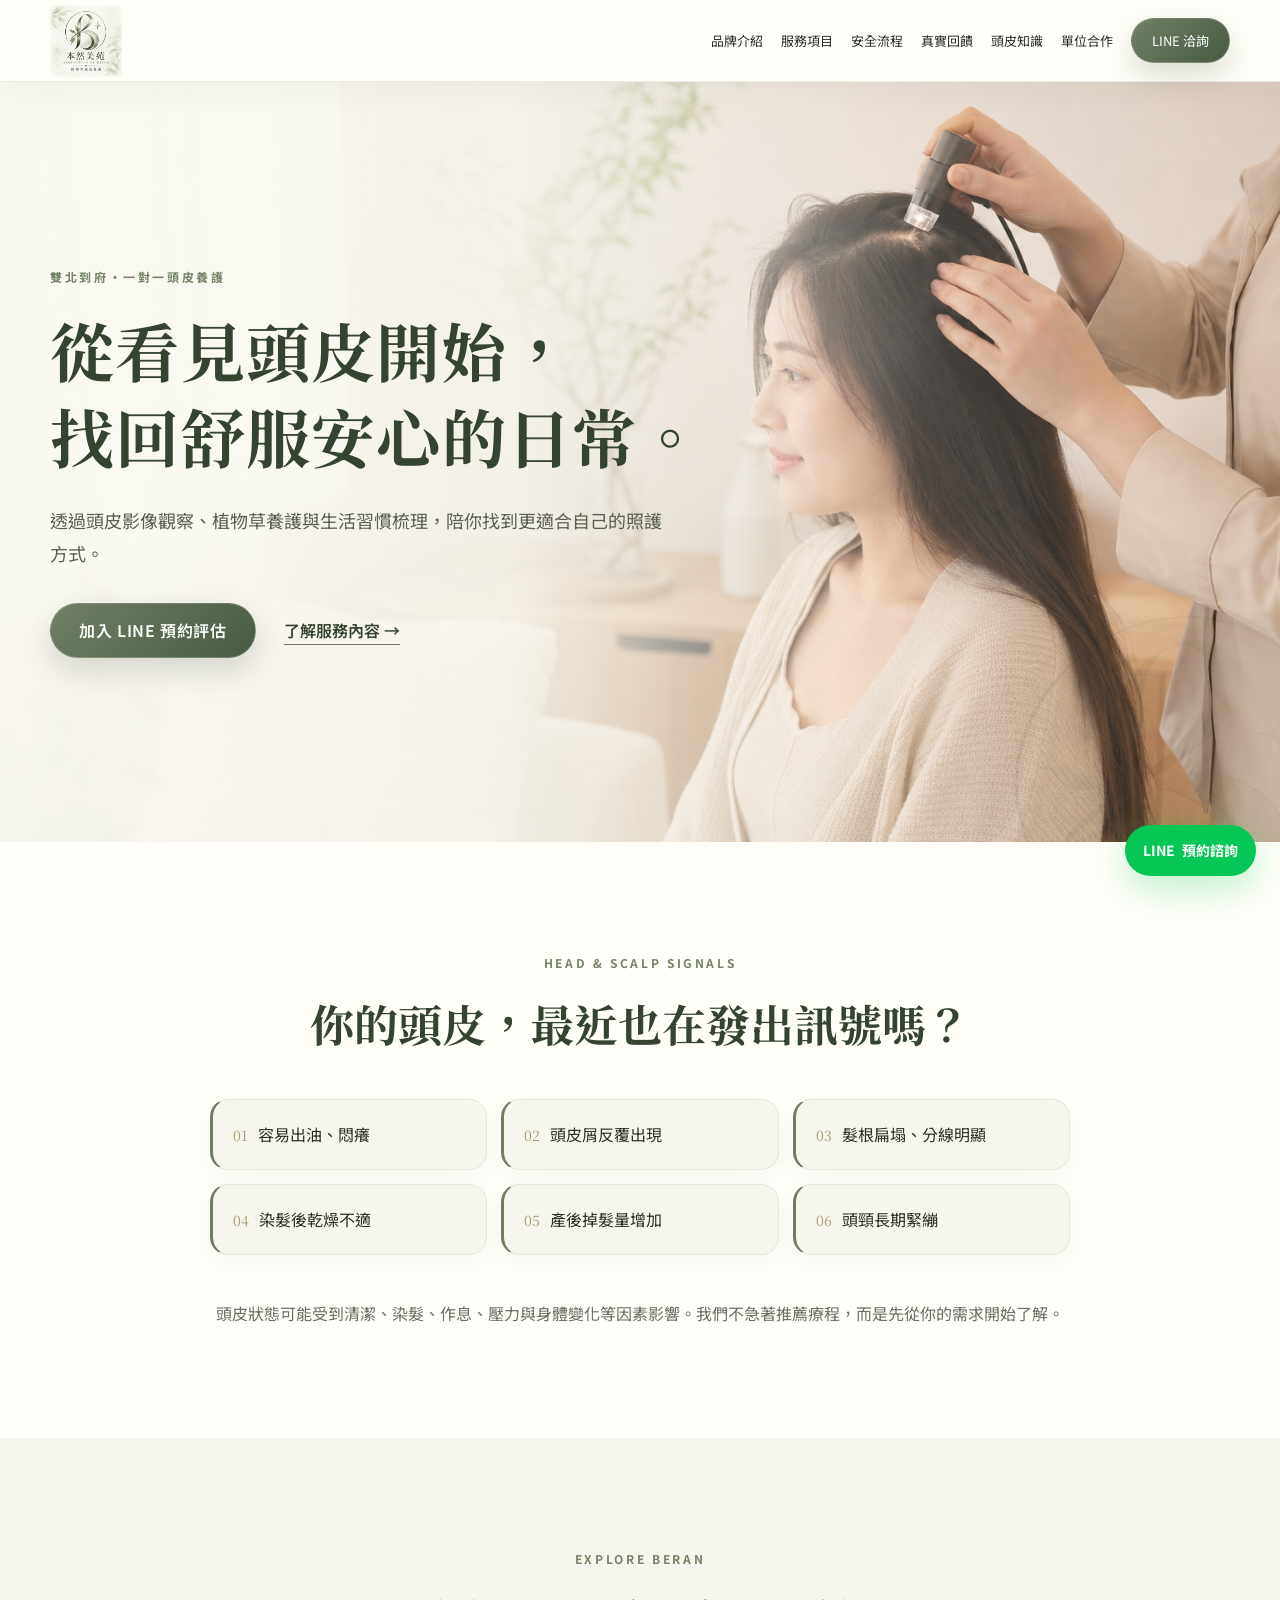
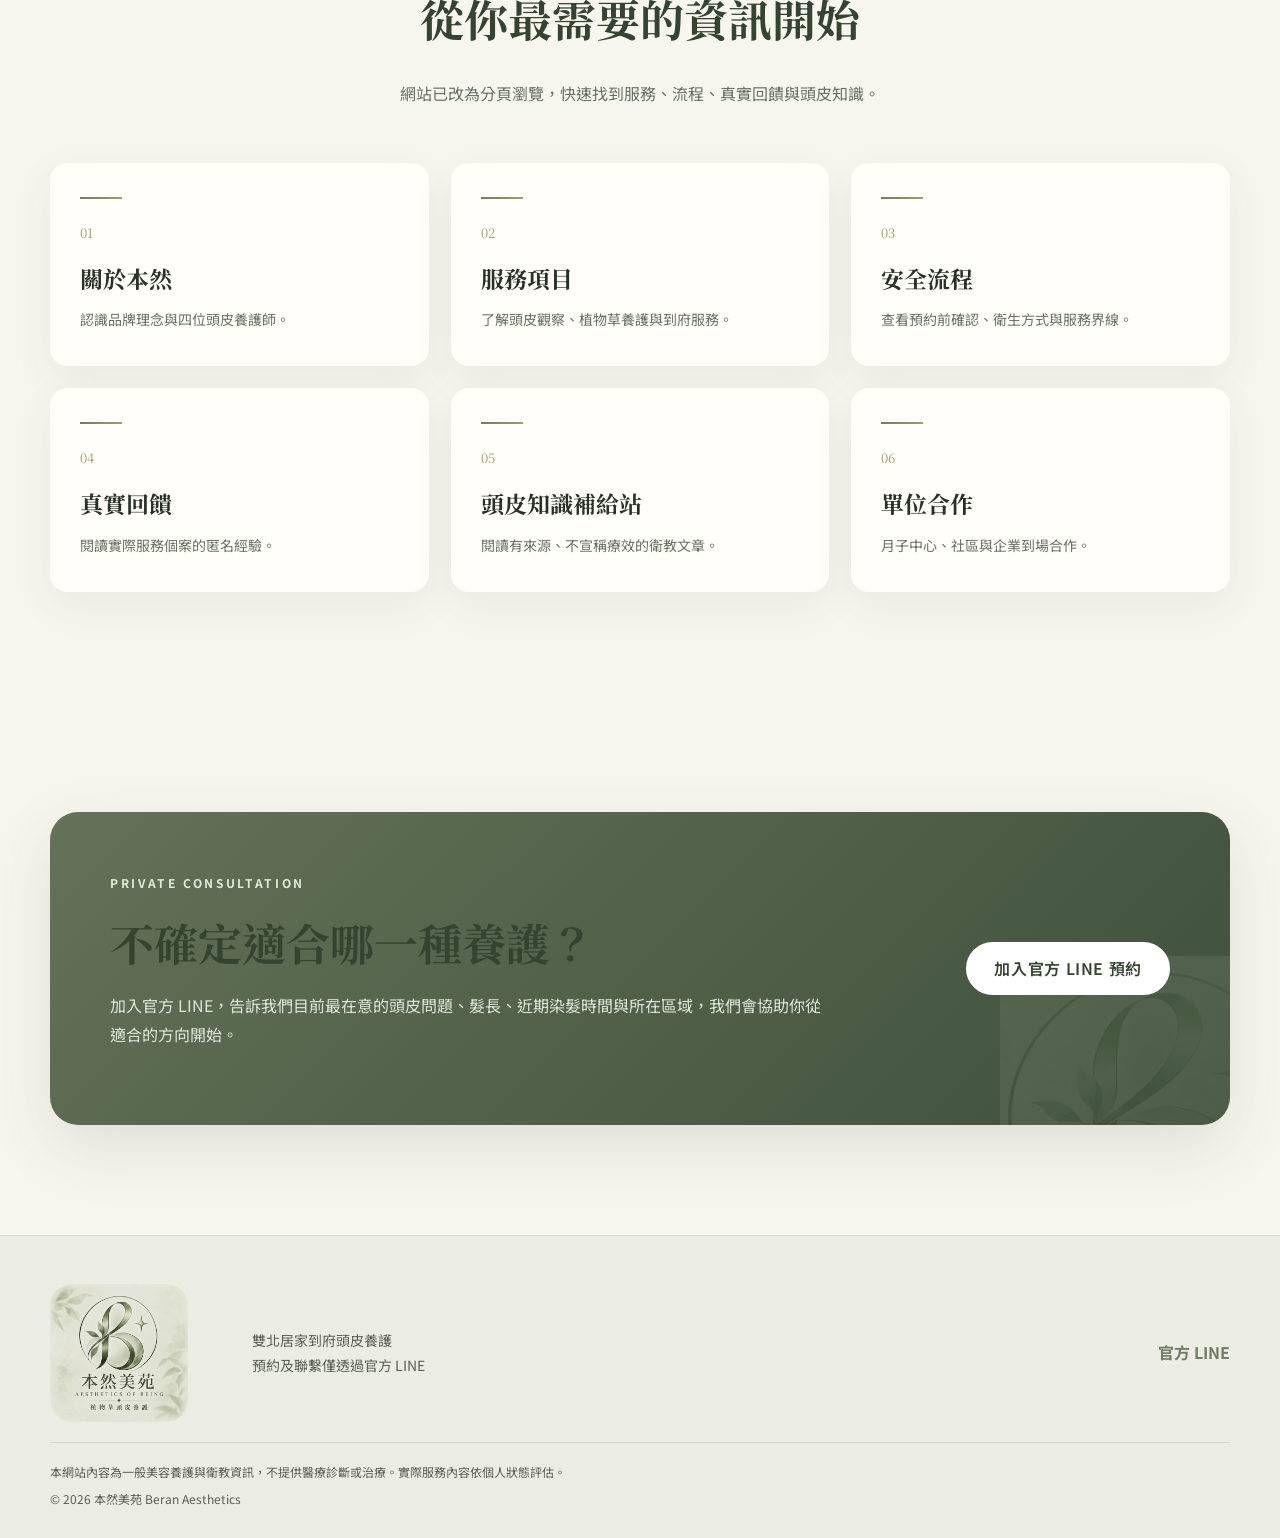
<file: index.html>
<!doctype html>
<html lang="zh-Hant">
<head>
  <meta charset="utf-8">
  <meta name="viewport" content="width=device-width, initial-scale=1">
  <meta name="description" content="本然美苑提供台北、新北一對一到府頭皮養護、頭皮影像觀察、植物草養護與產後落髮日常照護諮詢。">
  <meta name="theme-color" content="#354431">
  <meta property="og:title" content="本然美苑｜雙北到府頭皮養護・產後落髮日常照護">
  <meta property="og:description" content="本然美苑提供台北、新北一對一到府頭皮養護、頭皮影像觀察、植物草養護與產後落髮日常照護諮詢。">
  <meta property="og:type" content="website">
  <meta property="og:image" content="https://mindy4400.github.io/benran-beauty/assets/images/hero-scalp-care.png">
  <meta property="og:url" content="https://mindy4400.github.io/benran-beauty/">
  <meta property="og:locale" content="zh_TW">
  <meta name="robots" content="index, follow">
  <title>本然美苑｜雙北到府頭皮養護・產後落髮日常照護</title>
  <link rel="canonical" href="https://mindy4400.github.io/benran-beauty/">
  <link rel="preconnect" href="https://fonts.googleapis.com">
  <link rel="preconnect" href="https://fonts.gstatic.com" crossorigin>
  <link href="https://fonts.googleapis.com/css2?family=Noto+Sans+TC:wght@400;500;600;700&family=Noto+Serif+TC:wght@600;700&display=swap" rel="stylesheet">
  <link rel="stylesheet" href="style.css?v=11">
  <script type="application/ld+json">
  {"@context":"https://schema.org","@graph":[{"@type":"Organization","@id":"https://mindy4400.github.io/benran-beauty/#organization","name":"本然美苑","alternateName":"Beran Aesthetics","url":"https://mindy4400.github.io/benran-beauty/","logo":"https://mindy4400.github.io/benran-beauty/assets/images/logo.png","sameAs":["https://lin.ee/9HNeZJK"]},{"@type":"Service","@id":"https://mindy4400.github.io/benran-beauty/#service","name":"雙北到府頭皮養護","description":"一對一到府頭皮影像觀察、植物草養護、植物染護與產後落髮日常照護諮詢。","provider":{"@id":"https://mindy4400.github.io/benran-beauty/#organization"},"areaServed":[{"@type":"City","name":"臺北市"},{"@type":"City","name":"新北市"}],"serviceType":["頭皮養護","產後落髮日常照護","頭皮影像觀察","植物草養護","植物染護"],"url":"https://mindy4400.github.io/benran-beauty/services.html"}]}
  </script>
</head>
<body>
  <a class="skip-link" href="#main">跳至主要內容</a>
  <header class="site-header" id="top">
    <div class="container nav-wrap">
      <a class="brand" href="index.html" aria-label="本然美苑首頁"><img class="brand-mark" src="assets/images/logo-mark.jpg" alt="本然美苑完整品牌 Logo"></a>
      <button class="menu-toggle" type="button" aria-expanded="false" aria-controls="site-nav">選單</button>
      <nav id="site-nav" aria-label="主要導覽">
        <a href="about.html">品牌介紹</a>
        <a href="services.html">服務項目</a>
        <a href="safety.html">安全流程</a>
        <a href="stories.html">真實回饋</a>
        <a href="knowledge.html">頭皮知識</a>
        <a href="partners.html">單位合作</a>
        <a class="nav-cta" href="https://lin.ee/9HNeZJK" target="_blank" rel="noopener">LINE 洽詢</a>
      </nav>
    </div>
  </header>
  <main id="main">
    <section class="hero">
      <div class="hero-image" role="img" aria-label="溫暖自然的居家頭皮養護情境"></div>
      <div class="hero-overlay"></div>
      <div class="container hero-content reveal">
        <p class="eyebrow">雙北到府・一對一頭皮養護</p>
        <h1 class="hero-title"><span>從看見頭皮開始，</span><span>找回舒服安心的日常。</span></h1>
        <p class="hero-copy">透過頭皮影像觀察、植物草養護與生活習慣梳理，陪你找到更適合自己的照護方式。</p>
        <div class="hero-actions">
          <a class="button button-primary" href="https://lin.ee/9HNeZJK" target="_blank" rel="noopener">加入 LINE 預約評估</a>
          <a class="text-link" href="services.html">了解服務內容 <span aria-hidden="true">→</span></a>
        </div>
      </div>
    </section>
    <section class="signal-section section">
      <div class="container narrow reveal">
        <p class="eyebrow">HEAD &amp; SCALP SIGNALS</p>
        <h2>你的頭皮，最近也在發出訊號嗎？</h2>
        <div class="signal-grid">
          <div><span>01</span>容易出油、悶癢</div>
          <div><span>02</span>頭皮屑反覆出現</div>
          <div><span>03</span>髮根扁塌、分線明顯</div>
          <div><span>04</span>染髮後乾燥不適</div>
          <div><span>05</span>產後掉髮量增加</div>
          <div><span>06</span>頭頸長期緊繃</div>
        </div>
        <p class="section-note">頭皮狀態可能受到清潔、染髮、作息、壓力與身體變化等因素影響。我們不急著推薦療程，而是先從你的需求開始了解。</p>
      </div>
    </section>
    <section class="home-directory section">
      <div class="container">
        <div class="section-heading reveal"><p class="eyebrow">EXPLORE BERAN</p><h2>從你最需要的資訊開始</h2><p>網站已改為分頁瀏覽，快速找到服務、流程、真實回饋與頭皮知識。</p></div>
        <div class="home-link-grid">
          <a class="home-link-card reveal" href="about.html"><span>01</span><h3>關於本然</h3><p>認識品牌理念與四位頭皮養護師。</p></a>
          <a class="home-link-card reveal" href="services.html"><span>02</span><h3>服務項目</h3><p>了解頭皮觀察、植物草養護與到府服務。</p></a>
          <a class="home-link-card reveal" href="safety.html"><span>03</span><h3>安全流程</h3><p>查看預約前確認、衛生方式與服務界線。</p></a>
          <a class="home-link-card reveal" href="stories.html"><span>04</span><h3>真實回饋</h3><p>閱讀實際服務個案的匿名經驗。</p></a>
          <a class="home-link-card reveal" href="knowledge.html"><span>05</span><h3>頭皮知識補給站</h3><p>閱讀有來源、不宣稱療效的衛教文章。</p></a>
          <a class="home-link-card reveal" href="partners.html"><span>06</span><h3>單位合作</h3><p>月子中心、社區與企業到場合作。</p></a>
        </div>
      </div>
    </section>
    <section class="booking section">
      <div class="container booking-card reveal">
        <div>
          <p class="eyebrow light">PRIVATE CONSULTATION</p>
          <h2>不確定適合哪一種養護？</h2>
          <p>加入官方 LINE，告訴我們目前最在意的頭皮問題、髮長、近期染髮時間與所在區域，我們會協助你從適合的方向開始。</p>
        </div>
        <a class="button button-light" href="https://lin.ee/9HNeZJK" target="_blank" rel="noopener">加入官方 LINE 預約</a>
      </div>
    </section>
  </main>
  <footer class="site-footer">
    <div class="container footer-wrap">
      <a href="index.html"><img src="assets/images/logo-mark.jpg" alt="本然美苑完整品牌 Logo"></a>
      <div><p>雙北居家到府頭皮養護</p><p>預約及聯繫僅透過官方 LINE</p></div>
      <a href="https://lin.ee/9HNeZJK" target="_blank" rel="noopener">官方 LINE</a>
    </div>
    <div class="container disclaimer">本網站內容為一般美容養護與衛教資訊，不提供醫療診斷或治療。實際服務內容依個人狀態評估。</div>
    <div class="container copyright">© <span id="year"></span> 本然美苑 Beran Aesthetics</div>
  </footer>
  <a class="floating-line" href="https://lin.ee/9HNeZJK" target="_blank" rel="noopener" aria-label="加入本然美苑官方 LINE 預約"><span>LINE</span>預約諮詢</a>
  <script src="script.js?v=4"></script>
</body>
</html>
</file>
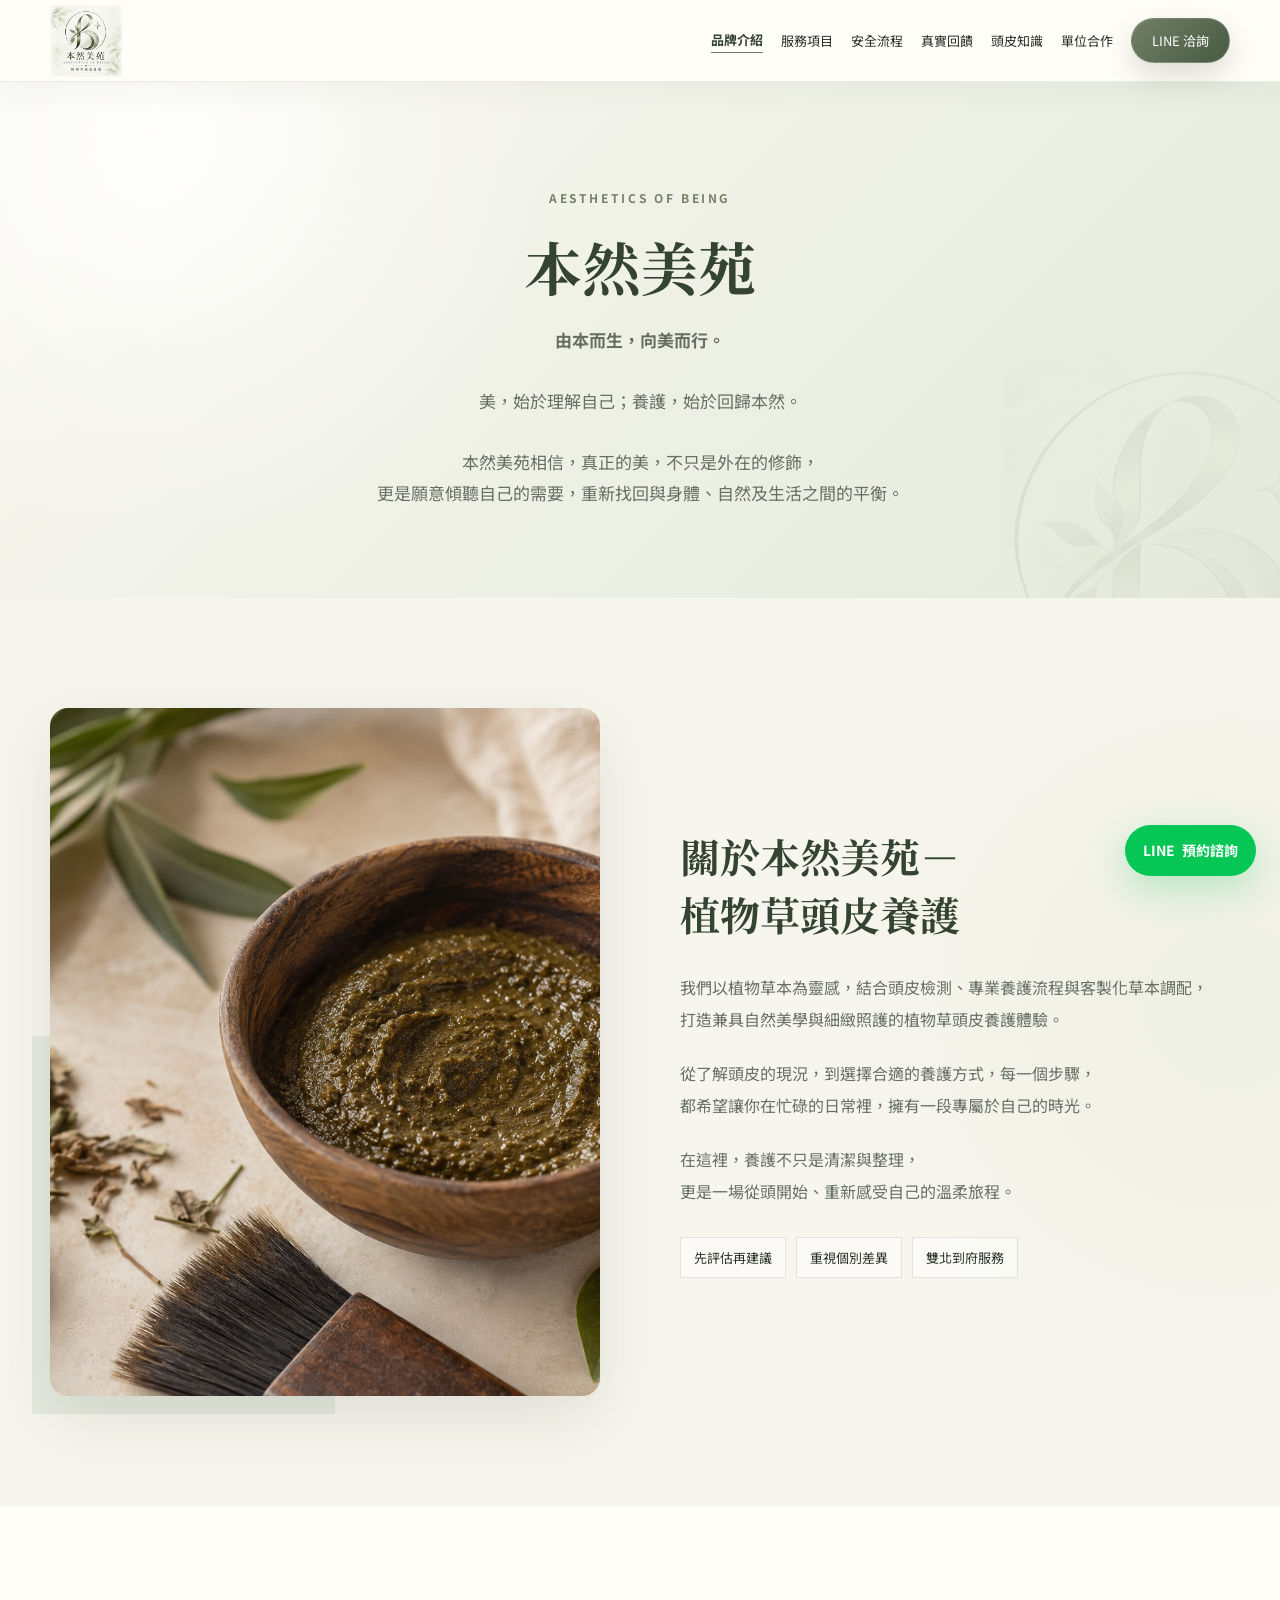
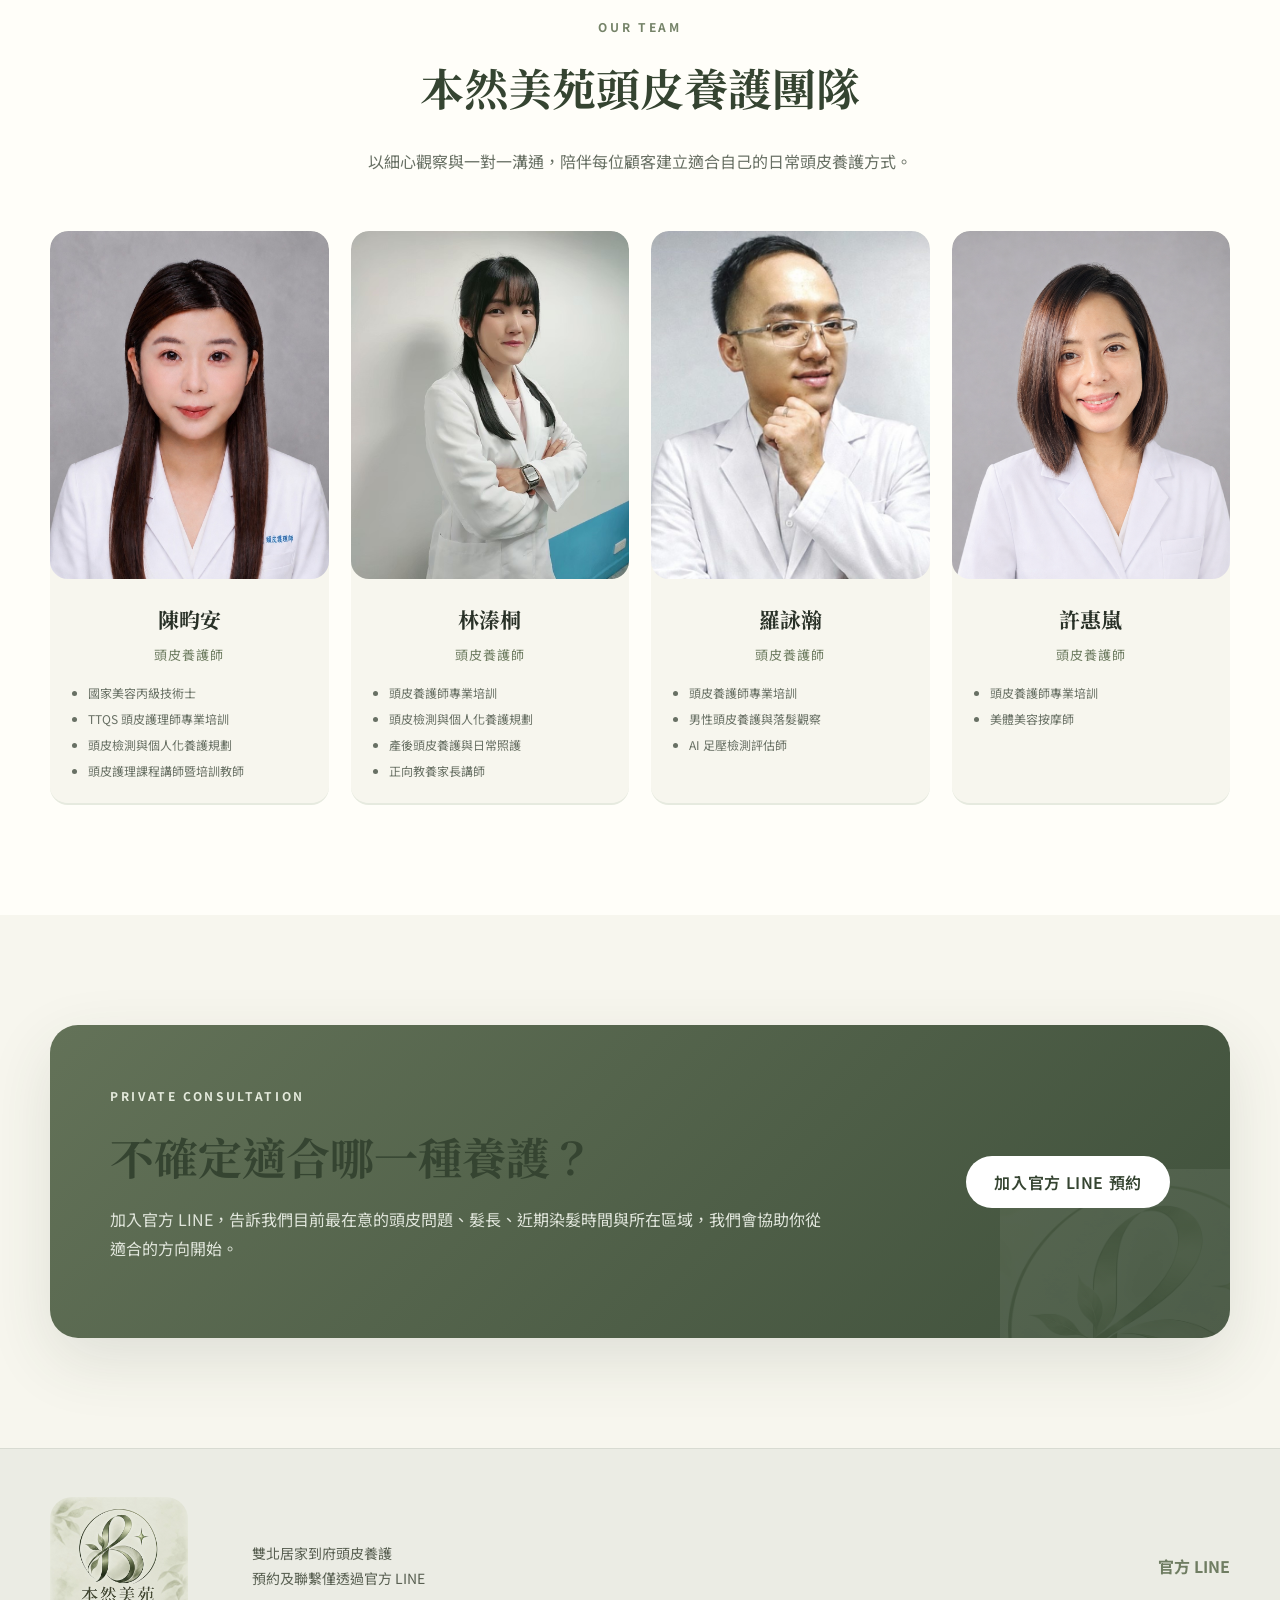
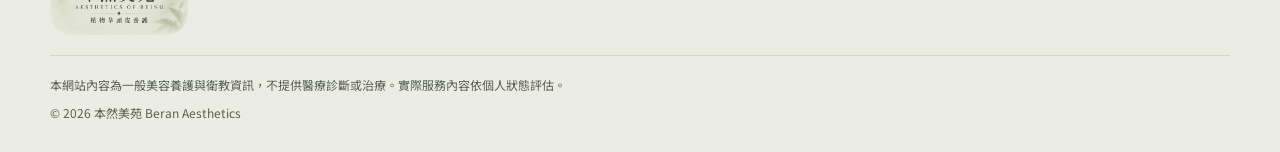
<file: about.html>
<!doctype html>
<html lang="zh-Hant">
<head>
  <meta charset="utf-8">
  <meta name="viewport" content="width=device-width, initial-scale=1">
  <meta name="description" content="認識本然美苑品牌理念與頭皮養護團隊，以頭皮影像觀察、生活習慣梳理及一對一溝通提供雙北到府服務。">
  <meta name="theme-color" content="#354431">
  <meta property="og:title" content="關於本然美苑｜雙北到府頭皮養護團隊">
  <meta property="og:description" content="認識本然美苑品牌理念與頭皮養護團隊，以頭皮影像觀察、生活習慣梳理及一對一溝通提供雙北到府服務。">
  <meta property="og:type" content="website">
  <meta property="og:image" content="https://mindy4400.github.io/benran-beauty/assets/images/hero-scalp-care.png">
  <meta property="og:url" content="https://mindy4400.github.io/benran-beauty/about.html">
  <meta property="og:locale" content="zh_TW">
  <meta name="robots" content="index, follow">
  <title>關於本然美苑｜雙北到府頭皮養護團隊</title>
  <link rel="canonical" href="https://mindy4400.github.io/benran-beauty/about.html">
  <link rel="preconnect" href="https://fonts.googleapis.com">
  <link rel="preconnect" href="https://fonts.gstatic.com" crossorigin>
  <link href="https://fonts.googleapis.com/css2?family=Noto+Sans+TC:wght@400;500;600;700&family=Noto+Serif+TC:wght@600;700&display=swap" rel="stylesheet">
  <link rel="stylesheet" href="style.css?v=11">
</head>
<body>
  <a class="skip-link" href="#main">跳至主要內容</a>
  <header class="site-header" id="top">
    <div class="container nav-wrap">
      <a class="brand" href="index.html" aria-label="本然美苑首頁"><img class="brand-mark" src="assets/images/logo-mark.jpg" alt="本然美苑完整品牌 Logo"></a>
      <button class="menu-toggle" type="button" aria-expanded="false" aria-controls="site-nav">選單</button>
      <nav id="site-nav" aria-label="主要導覽">
        <a href="about.html" aria-current="page">品牌介紹</a>
        <a href="services.html">服務項目</a>
        <a href="safety.html">安全流程</a>
        <a href="stories.html">真實回饋</a>
        <a href="knowledge.html">頭皮知識</a>
        <a href="partners.html">單位合作</a>
        <a class="nav-cta" href="https://lin.ee/9HNeZJK" target="_blank" rel="noopener">LINE 洽詢</a>
      </nav>
    </div>
  </header>
  <main id="main" class="page-main">
    <section class="page-hero">
      <div class="container reveal">
        <p class="eyebrow">AESTHETICS OF BEING</p>
        <h1>本然美苑</h1>
        <p><strong>由本而生，向美而行。</strong><br><br>美，始於理解自己；養護，始於回歸本然。<br><br>本然美苑相信，真正的美，不只是外在的修飾，<br>更是願意傾聽自己的需要，重新找回與身體、自然及生活之間的平衡。</p>
      </div>
    </section>
    <section class="about section" id="about">
      <div class="container split-grid">
        <div class="about-image reveal">
          <img src="assets/images/plant-care.png" alt="植物草養護素材與工具" loading="lazy">
        </div>
        <div class="about-copy reveal">
          <h2>關於本然美苑－植物草頭皮養護</h2>
          <div class="botanical-care-copy">
            <p>我們以植物草本為靈感，結合頭皮檢測、專業養護流程與客製化草本調配，<br>打造兼具自然美學與細緻照護的植物草頭皮養護體驗。</p>
            <p>從了解頭皮的現況，到選擇合適的養護方式，每一個步驟，<br>都希望讓你在忙碌的日常裡，擁有一段專屬於自己的時光。</p>
            <p>在這裡，養護不只是清潔與整理，<br>更是一場從頭開始、重新感受自己的溫柔旅程。</p>
          </div>
          <div class="feature-row">
            <span>先評估再建議</span><span>重視個別差異</span><span>雙北到府服務</span>
          </div>
        </div>
      </div>
    </section>
    <section class="team section" id="team">
      <div class="container">
        <div class="section-heading reveal">
          <p class="eyebrow">OUR TEAM</p>
          <h2>本然美苑頭皮養護團隊</h2>
          <p>以細心觀察與一對一溝通，陪伴每位顧客建立適合自己的日常頭皮養護方式。</p>
        </div>
        <div class="team-grid">
          <article class="team-card reveal">
            <img src="assets/images/5ec5c58a-4779-4f42-92cb-68b462a2c027.png" alt="頭皮養護師陳畇安" loading="lazy">
            <div>
              <h3>陳畇安</h3>
              <p>頭皮養護師</p>
              <ul class="team-credentials">
                <li>國家美容丙級技術士</li>
                <li>TTQS 頭皮護理師專業培訓</li>
                <li>頭皮檢測與個人化養護規劃</li>
                <li>頭皮護理課程講師暨培訓教師</li>
              </ul>
            </div>
          </article>
          <article class="team-card reveal">
            <img src="assets/images/1999b2cc-567b-4667-b94a-e91c36687461.png" alt="頭皮養護師林溱桐" loading="lazy">
            <div>
              <h3>林溱桐</h3>
              <p>頭皮養護師</p>
              <ul class="team-credentials">
                <li>頭皮養護師專業培訓</li>
                <li>頭皮檢測與個人化養護規劃</li>
                <li>產後頭皮養護與日常照護</li>
                <li>正向教養家長講師</li>
              </ul>
            </div>
          </article>
          <article class="team-card reveal">
            <img src="assets/images/69e645e6-798c-40bf-8d1d-fea973c0fe71.png" alt="頭皮養護師羅詠瀚" loading="lazy">
            <div>
              <h3>羅詠瀚</h3>
              <p>頭皮養護師</p>
              <ul class="team-credentials">
                <li>頭皮養護師專業培訓</li>
                <li>男性頭皮養護與落髮觀察</li>
                <li>AI 足壓檢測評估師</li>
              </ul>
            </div>
          </article>
          <article class="team-card reveal">
            <img src="assets/images/c112589c-f50e-4a2e-952f-f912d0f614c1.png" alt="頭皮養護師許惠嵐" loading="lazy">
            <div>
              <h3>許惠嵐</h3>
              <p>頭皮養護師</p>
              <ul class="team-credentials">
                <li>頭皮養護師專業培訓</li>
                <li>美體美容按摩師</li>
              </ul>
            </div>
          </article>
        </div>
      </div>
    </section>
    <section class="booking section">
      <div class="container booking-card reveal">
        <div>
          <p class="eyebrow light">PRIVATE CONSULTATION</p>
          <h2>不確定適合哪一種養護？</h2>
          <p>加入官方 LINE，告訴我們目前最在意的頭皮問題、髮長、近期染髮時間與所在區域，我們會協助你從適合的方向開始。</p>
        </div>
        <a class="button button-light" href="https://lin.ee/9HNeZJK" target="_blank" rel="noopener">加入官方 LINE 預約</a>
      </div>
    </section>
  </main>
  <footer class="site-footer">
    <div class="container footer-wrap">
      <a href="index.html"><img src="assets/images/logo-mark.jpg" alt="本然美苑完整品牌 Logo"></a>
      <div><p>雙北居家到府頭皮養護</p><p>預約及聯繫僅透過官方 LINE</p></div>
      <a href="https://lin.ee/9HNeZJK" target="_blank" rel="noopener">官方 LINE</a>
    </div>
    <div class="container disclaimer">本網站內容為一般美容養護與衛教資訊，不提供醫療診斷或治療。實際服務內容依個人狀態評估。</div>
    <div class="container copyright">© <span id="year"></span> 本然美苑 Beran Aesthetics</div>
  </footer>
  <a class="floating-line" href="https://lin.ee/9HNeZJK" target="_blank" rel="noopener" aria-label="加入本然美苑官方 LINE 預約"><span>LINE</span>預約諮詢</a>
  <script src="script.js?v=4"></script>
</body>
</html>
</file>
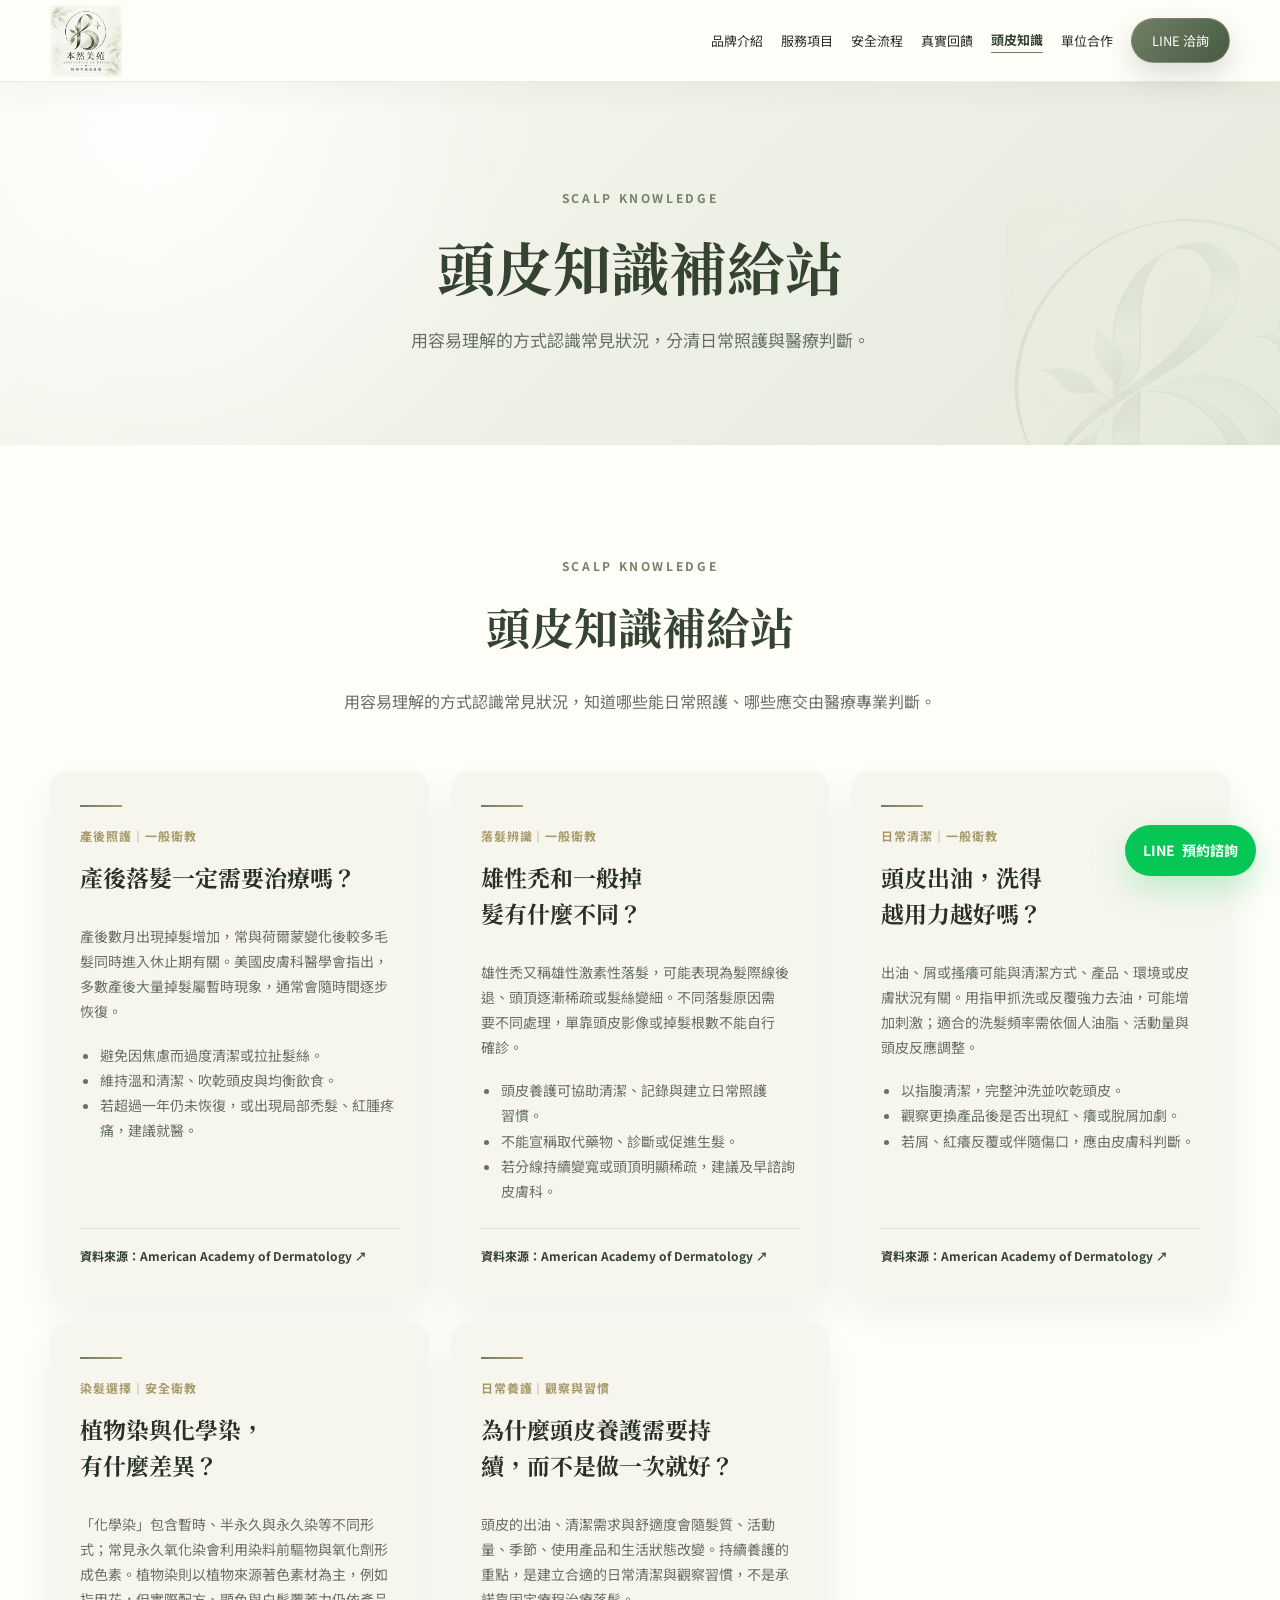
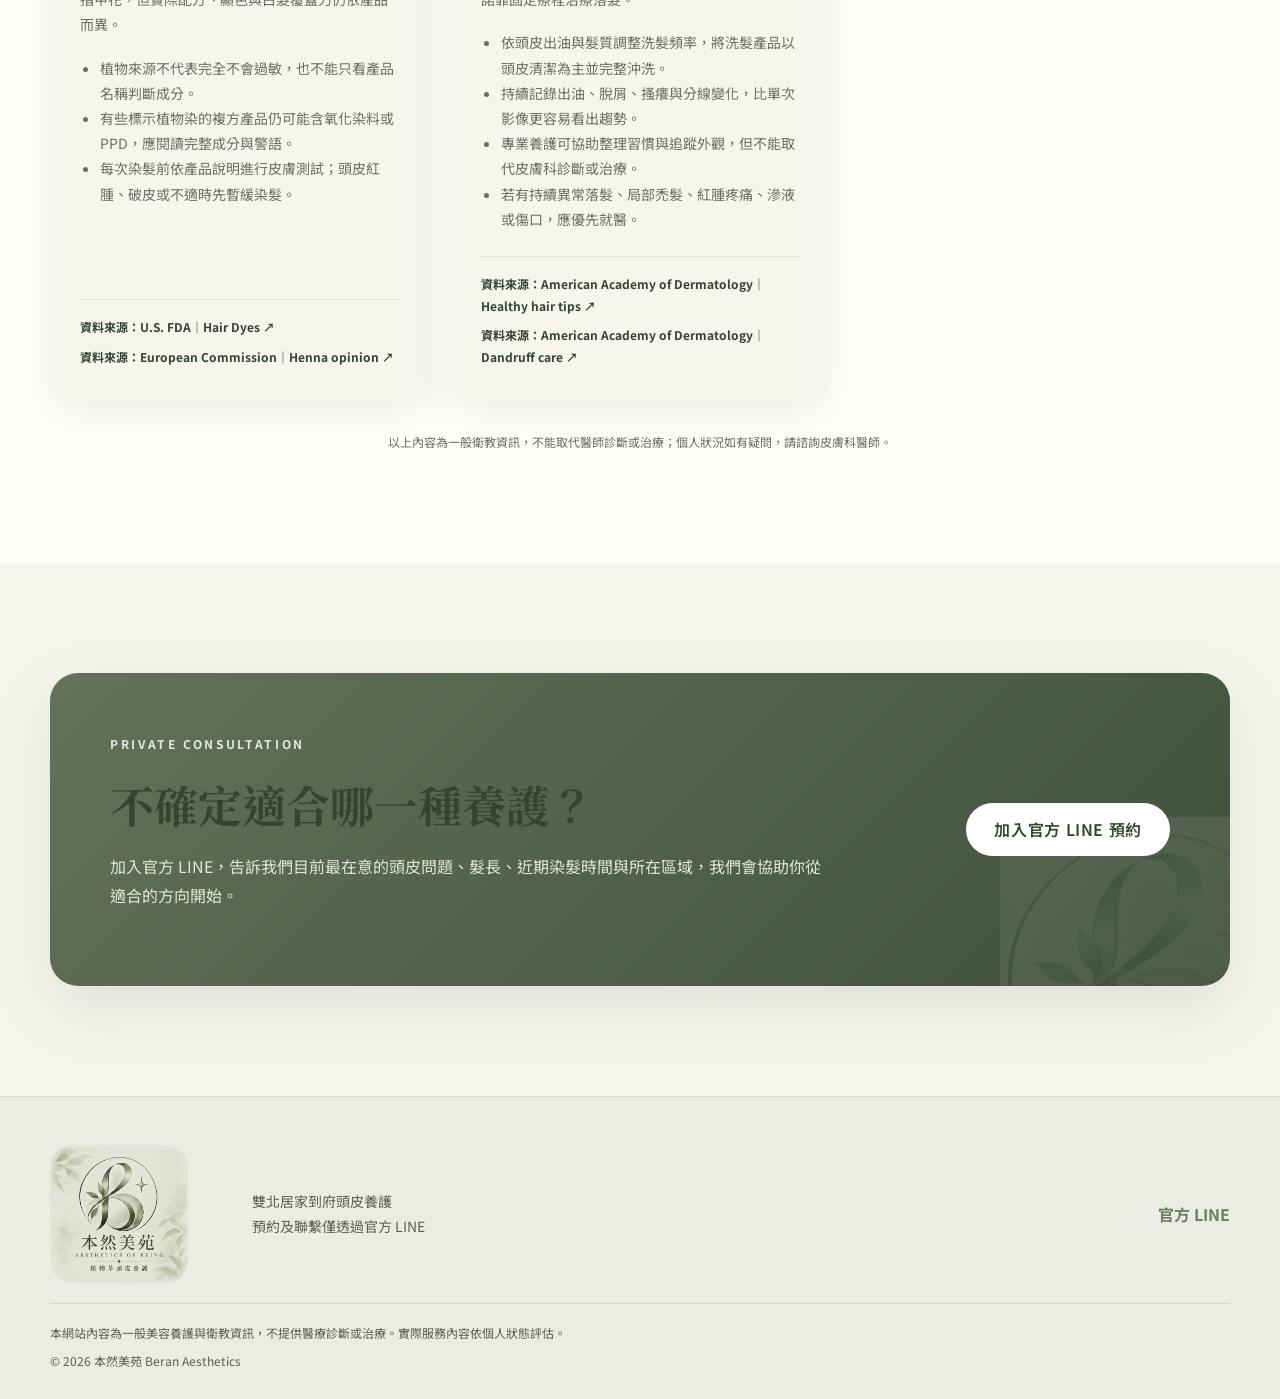
<file: knowledge.html>
<!doctype html>
<html lang="zh-Hant">
<head>
  <meta charset="utf-8">
  <meta name="viewport" content="width=device-width, initial-scale=1">
  <meta name="description" content="本然美苑整理有來源、不宣稱療效的頭皮養護、產後落髮、雄性禿、頭皮清潔、植物染與化學染衛教資訊。">
  <meta name="theme-color" content="#354431">
  <meta property="og:title" content="頭皮知識補給站｜頭皮養護・產後落髮衛教｜本然美苑">
  <meta property="og:description" content="本然美苑整理有來源、不宣稱療效的頭皮養護、產後落髮、雄性禿、頭皮清潔、植物染與化學染衛教資訊。">
  <meta property="og:type" content="website">
  <meta property="og:image" content="https://mindy4400.github.io/benran-beauty/assets/images/hero-scalp-care.png">
  <meta property="og:url" content="https://mindy4400.github.io/benran-beauty/knowledge.html">
  <meta property="og:locale" content="zh_TW">
  <meta name="robots" content="index, follow">
  <title>頭皮知識補給站｜頭皮養護・產後落髮衛教｜本然美苑</title>
  <link rel="canonical" href="https://mindy4400.github.io/benran-beauty/knowledge.html">
  <link rel="preconnect" href="https://fonts.googleapis.com">
  <link rel="preconnect" href="https://fonts.gstatic.com" crossorigin>
  <link href="https://fonts.googleapis.com/css2?family=Noto+Sans+TC:wght@400;500;600;700&family=Noto+Serif+TC:wght@600;700&display=swap" rel="stylesheet">
  <link rel="stylesheet" href="style.css?v=11">
</head>
<body>
  <a class="skip-link" href="#main">跳至主要內容</a>
  <header class="site-header" id="top">
    <div class="container nav-wrap">
      <a class="brand" href="index.html" aria-label="本然美苑首頁"><img class="brand-mark" src="assets/images/logo-mark.jpg" alt="本然美苑完整品牌 Logo"></a>
      <button class="menu-toggle" type="button" aria-expanded="false" aria-controls="site-nav">選單</button>
      <nav id="site-nav" aria-label="主要導覽">
        <a href="about.html">品牌介紹</a>
        <a href="services.html">服務項目</a>
        <a href="safety.html">安全流程</a>
        <a href="stories.html">真實回饋</a>
        <a href="knowledge.html" aria-current="page">頭皮知識</a>
        <a href="partners.html">單位合作</a>
        <a class="nav-cta" href="https://lin.ee/9HNeZJK" target="_blank" rel="noopener">LINE 洽詢</a>
      </nav>
    </div>
  </header>
  <main id="main" class="page-main">
    <section class="page-hero">
      <div class="container reveal">
        <p class="eyebrow">SCALP KNOWLEDGE</p>
        <h1>頭皮知識補給站</h1>
        <p>用容易理解的方式認識常見狀況，分清日常照護與醫療判斷。</p>
      </div>
    </section>
    <section class="knowledge section" id="knowledge">
      <div class="container">
        <div class="section-heading reveal"><p class="eyebrow">SCALP KNOWLEDGE</p><h2>頭皮知識補給站</h2><p>用容易理解的方式認識常見狀況，知道哪些能日常照護、哪些應交由醫療專業判斷。</p></div>
        <div class="article-grid">
          <article class="article-card reveal"><div class="article-meta">產後照護｜一般衛教</div><h3>產後落髮一定需要治療嗎？</h3><p>產後數月出現掉髮增加，常與荷爾蒙變化後較多毛髮同時進入休止期有關。美國皮膚科醫學會指出，多數產後大量掉髮屬暫時現象，通常會隨時間逐步恢復。</p><ul><li>避免因焦慮而過度清潔或拉扯髮絲。</li><li>維持溫和清潔、吹乾頭皮與均衡飲食。</li><li>若超過一年仍未恢復，或出現局部禿髮、紅腫疼痛，建議就醫。</li></ul><a class="source-link" href="https://www.aad.org/public/diseases/hair-loss/insider/new-moms" target="_blank" rel="noopener noreferrer">資料來源：American Academy of Dermatology ↗</a></article>
          <article class="article-card reveal"><div class="article-meta">落髮辨識｜一般衛教</div><h3>雄性禿和一般掉髮有什麼不同？</h3><p>雄性禿又稱雄性激素性落髮，可能表現為髮際線後退、頭頂逐漸稀疏或髮絲變細。不同落髮原因需要不同處理，單靠頭皮影像或掉髮根數不能自行確診。</p><ul><li>頭皮養護可協助清潔、記錄與建立日常照護習慣。</li><li>不能宣稱取代藥物、診斷或促進生髮。</li><li>若分線持續變寬或頭頂明顯稀疏，建議及早諮詢皮膚科。</li></ul><a class="source-link" href="https://www.aad.org/public/diseases/hair-loss/treatment/male-pattern-hair-loss-treatment" target="_blank" rel="noopener noreferrer">資料來源：American Academy of Dermatology ↗</a></article>
          <article class="article-card reveal"><div class="article-meta">日常清潔｜一般衛教</div><h3>頭皮出油，洗得越用力越好嗎？</h3><p>出油、屑或搔癢可能與清潔方式、產品、環境或皮膚狀況有關。用指甲抓洗或反覆強力去油，可能增加刺激；適合的洗髮頻率需依個人油脂、活動量與頭皮反應調整。</p><ul><li>以指腹清潔，完整沖洗並吹乾頭皮。</li><li>觀察更換產品後是否出現紅、癢或脫屑加劇。</li><li>若屑、紅癢反覆或伴隨傷口，應由皮膚科判斷。</li></ul><a class="source-link" href="https://www.aad.org/public/everyday-care/hair-scalp-care/scalp/treat-dandruff" target="_blank" rel="noopener noreferrer">資料來源：American Academy of Dermatology ↗</a></article>
          <article class="article-card reveal">
            <div class="article-meta">染髮選擇｜安全衛教</div>
            <h3>植物染與化學染，有什麼差異？</h3>
            <p>「化學染」包含暫時、半永久與永久染等不同形式；常見永久氧化染會利用染料前驅物與氧化劑形成色素。植物染則以植物來源著色素材為主，例如指甲花，但實際配方、顯色與白髮覆蓋力仍依產品而異。</p>
            <ul>
              <li>植物來源不代表完全不會過敏，也不能只看產品名稱判斷成分。</li>
              <li>有些標示植物染的複方產品仍可能含氧化染料或 PPD，應閱讀完整成分與警語。</li>
              <li>每次染髮前依產品說明進行皮膚測試；頭皮紅腫、破皮或不適時先暫緩染髮。</li>
            </ul>
            <div class="article-sources">
              <a class="source-link" href="https://www.fda.gov/cosmetics/resources-consumers-cosmetics/cosmetics-safety-qa-hair-dyes" target="_blank" rel="noopener noreferrer">資料來源：U.S. FDA｜Hair Dyes ↗</a>
              <a class="source-link" href="https://health.ec.europa.eu/publications/lawsonia-inermis-henna-c169_en" target="_blank" rel="noopener noreferrer">資料來源：European Commission｜Henna opinion ↗</a>
            </div>
          </article>
          <article class="article-card reveal">
            <div class="article-meta">日常養護｜觀察與習慣</div>
            <h3>為什麼頭皮養護需要持續，而不是做一次就好？</h3>
            <p>頭皮的出油、清潔需求與舒適度會隨髮質、活動量、季節、使用產品和生活狀態改變。持續養護的重點，是建立合適的日常清潔與觀察習慣，不是承諾靠固定療程治療落髮。</p>
            <ul>
              <li>依頭皮出油與髮質調整洗髮頻率，將洗髮產品以頭皮清潔為主並完整沖洗。</li>
              <li>持續記錄出油、脫屑、搔癢與分線變化，比單次影像更容易看出趨勢。</li>
              <li>專業養護可協助整理習慣與追蹤外觀，但不能取代皮膚科診斷或治療。</li>
              <li>若有持續異常落髮、局部禿髮、紅腫疼痛、滲液或傷口，應優先就醫。</li>
            </ul>
            <div class="article-sources">
              <a class="source-link" href="https://www.aad.org/public/everyday-care/hair-scalp-care/hair/healthy-hair-tips" target="_blank" rel="noopener noreferrer">資料來源：American Academy of Dermatology｜Healthy hair tips ↗</a>
              <a class="source-link" href="https://www.aad.org/public/everyday-care/hair-scalp-care/scalp/treat-dandruff" target="_blank" rel="noopener noreferrer">資料來源：American Academy of Dermatology｜Dandruff care ↗</a>
            </div>
          </article>
        </div>
        <p class="knowledge-disclaimer reveal">以上內容為一般衛教資訊，不能取代醫師診斷或治療；個人狀況如有疑問，請諮詢皮膚科醫師。</p>
      </div>
    </section>
    <section class="booking section">
      <div class="container booking-card reveal">
        <div>
          <p class="eyebrow light">PRIVATE CONSULTATION</p>
          <h2>不確定適合哪一種養護？</h2>
          <p>加入官方 LINE，告訴我們目前最在意的頭皮問題、髮長、近期染髮時間與所在區域，我們會協助你從適合的方向開始。</p>
        </div>
        <a class="button button-light" href="https://lin.ee/9HNeZJK" target="_blank" rel="noopener">加入官方 LINE 預約</a>
      </div>
    </section>
  </main>
  <footer class="site-footer">
    <div class="container footer-wrap">
      <a href="index.html"><img src="assets/images/logo-mark.jpg" alt="本然美苑完整品牌 Logo"></a>
      <div><p>雙北居家到府頭皮養護</p><p>預約及聯繫僅透過官方 LINE</p></div>
      <a href="https://lin.ee/9HNeZJK" target="_blank" rel="noopener">官方 LINE</a>
    </div>
    <div class="container disclaimer">本網站內容為一般美容養護與衛教資訊，不提供醫療診斷或治療。實際服務內容依個人狀態評估。</div>
    <div class="container copyright">© <span id="year"></span> 本然美苑 Beran Aesthetics</div>
  </footer>
  <a class="floating-line" href="https://lin.ee/9HNeZJK" target="_blank" rel="noopener" aria-label="加入本然美苑官方 LINE 預約"><span>LINE</span>預約諮詢</a>
  <script src="script.js?v=4"></script>
</body>
</html>
</file>
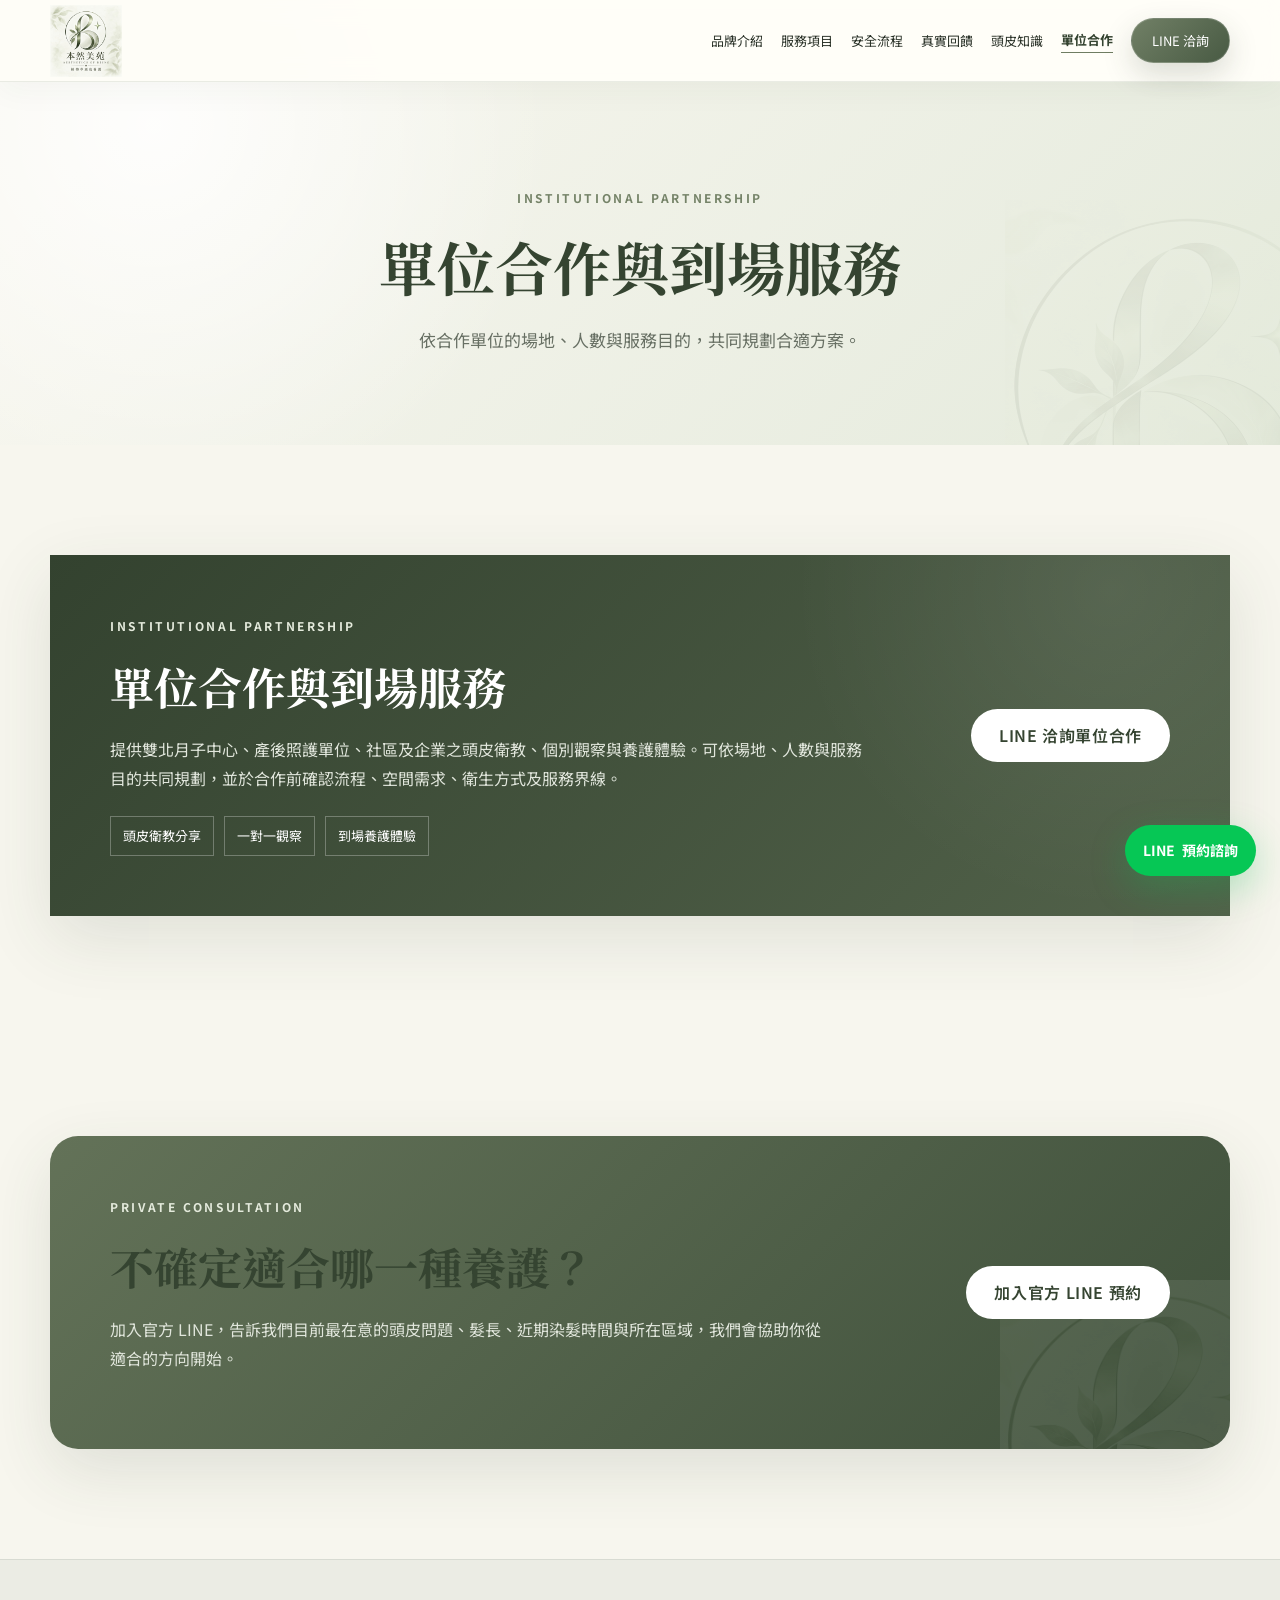
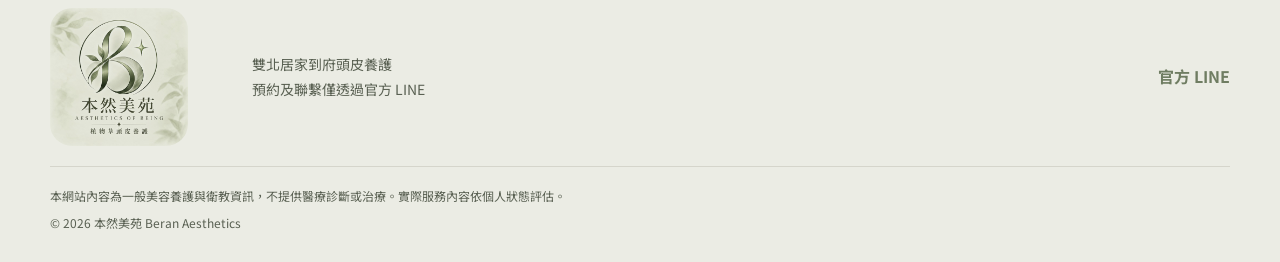
<file: partners.html>
<!doctype html>
<html lang="zh-Hant">
<head>
  <meta charset="utf-8">
  <meta name="viewport" content="width=device-width, initial-scale=1">
  <meta name="description" content="本然美苑提供雙北月子中心、產後照護單位、社區與企業之頭皮養護衛教、頭皮影像觀察及到場體驗合作。">
  <meta name="theme-color" content="#354431">
  <meta property="og:title" content="頭皮養護單位合作｜月子中心・企業到場服務｜本然美苑">
  <meta property="og:description" content="本然美苑提供雙北月子中心、產後照護單位、社區與企業之頭皮養護衛教、頭皮影像觀察及到場體驗合作。">
  <meta property="og:type" content="website">
  <meta property="og:image" content="https://mindy4400.github.io/benran-beauty/assets/images/hero-scalp-care.png">
  <meta property="og:url" content="https://mindy4400.github.io/benran-beauty/partners.html">
  <meta property="og:locale" content="zh_TW">
  <meta name="robots" content="index, follow">
  <title>頭皮養護單位合作｜月子中心・企業到場服務｜本然美苑</title>
  <link rel="canonical" href="https://mindy4400.github.io/benran-beauty/partners.html">
  <link rel="preconnect" href="https://fonts.googleapis.com">
  <link rel="preconnect" href="https://fonts.gstatic.com" crossorigin>
  <link href="https://fonts.googleapis.com/css2?family=Noto+Sans+TC:wght@400;500;600;700&family=Noto+Serif+TC:wght@600;700&display=swap" rel="stylesheet">
  <link rel="stylesheet" href="style.css?v=11">
</head>
<body>
  <a class="skip-link" href="#main">跳至主要內容</a>
  <header class="site-header" id="top">
    <div class="container nav-wrap">
      <a class="brand" href="index.html" aria-label="本然美苑首頁"><img class="brand-mark" src="assets/images/logo-mark.jpg" alt="本然美苑完整品牌 Logo"></a>
      <button class="menu-toggle" type="button" aria-expanded="false" aria-controls="site-nav">選單</button>
      <nav id="site-nav" aria-label="主要導覽">
        <a href="about.html">品牌介紹</a>
        <a href="services.html">服務項目</a>
        <a href="safety.html">安全流程</a>
        <a href="stories.html">真實回饋</a>
        <a href="knowledge.html">頭皮知識</a>
        <a href="partners.html" aria-current="page">單位合作</a>
        <a class="nav-cta" href="https://lin.ee/9HNeZJK" target="_blank" rel="noopener">LINE 洽詢</a>
      </nav>
    </div>
  </header>
  <main id="main" class="page-main">
    <section class="page-hero">
      <div class="container reveal">
        <p class="eyebrow">INSTITUTIONAL PARTNERSHIP</p>
        <h1>單位合作與到場服務</h1>
        <p>依合作單位的場地、人數與服務目的，共同規劃合適方案。</p>
      </div>
    </section>
    <section class="partners section" id="partners">
      <div class="container partner-card reveal"><div><p class="eyebrow light">INSTITUTIONAL PARTNERSHIP</p><h2>單位合作與到場服務</h2><p>提供雙北月子中心、產後照護單位、社區及企業之頭皮衛教、個別觀察與養護體驗。可依場地、人數與服務目的共同規劃，並於合作前確認流程、空間需求、衛生方式及服務界線。</p><div class="partner-tags"><span>頭皮衛教分享</span><span>一對一觀察</span><span>到場養護體驗</span></div></div><a class="button button-light" href="https://lin.ee/9HNeZJK" target="_blank" rel="noopener">LINE 洽詢單位合作</a></div>
    </section>
    <section class="booking section">
      <div class="container booking-card reveal">
        <div>
          <p class="eyebrow light">PRIVATE CONSULTATION</p>
          <h2>不確定適合哪一種養護？</h2>
          <p>加入官方 LINE，告訴我們目前最在意的頭皮問題、髮長、近期染髮時間與所在區域，我們會協助你從適合的方向開始。</p>
        </div>
        <a class="button button-light" href="https://lin.ee/9HNeZJK" target="_blank" rel="noopener">加入官方 LINE 預約</a>
      </div>
    </section>
  </main>
  <footer class="site-footer">
    <div class="container footer-wrap">
      <a href="index.html"><img src="assets/images/logo-mark.jpg" alt="本然美苑完整品牌 Logo"></a>
      <div><p>雙北居家到府頭皮養護</p><p>預約及聯繫僅透過官方 LINE</p></div>
      <a href="https://lin.ee/9HNeZJK" target="_blank" rel="noopener">官方 LINE</a>
    </div>
    <div class="container disclaimer">本網站內容為一般美容養護與衛教資訊，不提供醫療診斷或治療。實際服務內容依個人狀態評估。</div>
    <div class="container copyright">© <span id="year"></span> 本然美苑 Beran Aesthetics</div>
  </footer>
  <a class="floating-line" href="https://lin.ee/9HNeZJK" target="_blank" rel="noopener" aria-label="加入本然美苑官方 LINE 預約"><span>LINE</span>預約諮詢</a>
  <script src="script.js?v=4"></script>
</body>
</html>
</file>
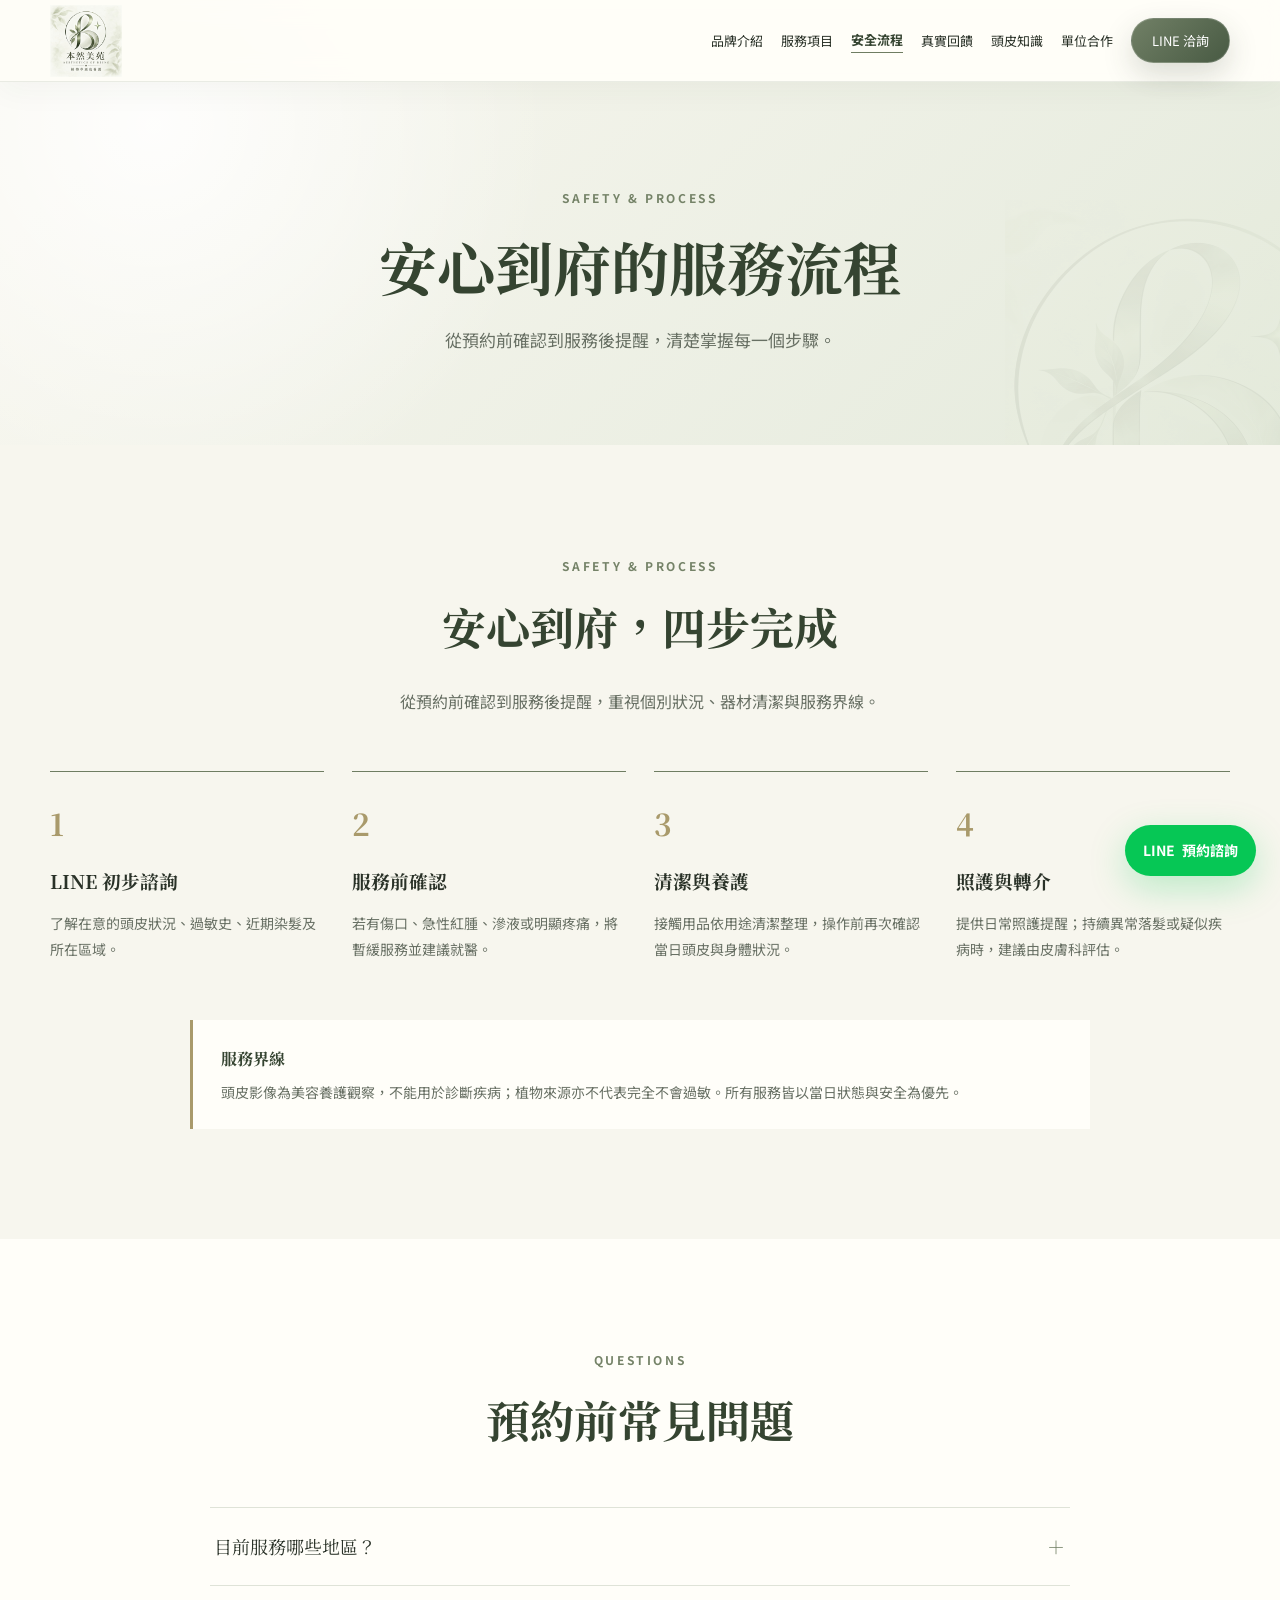
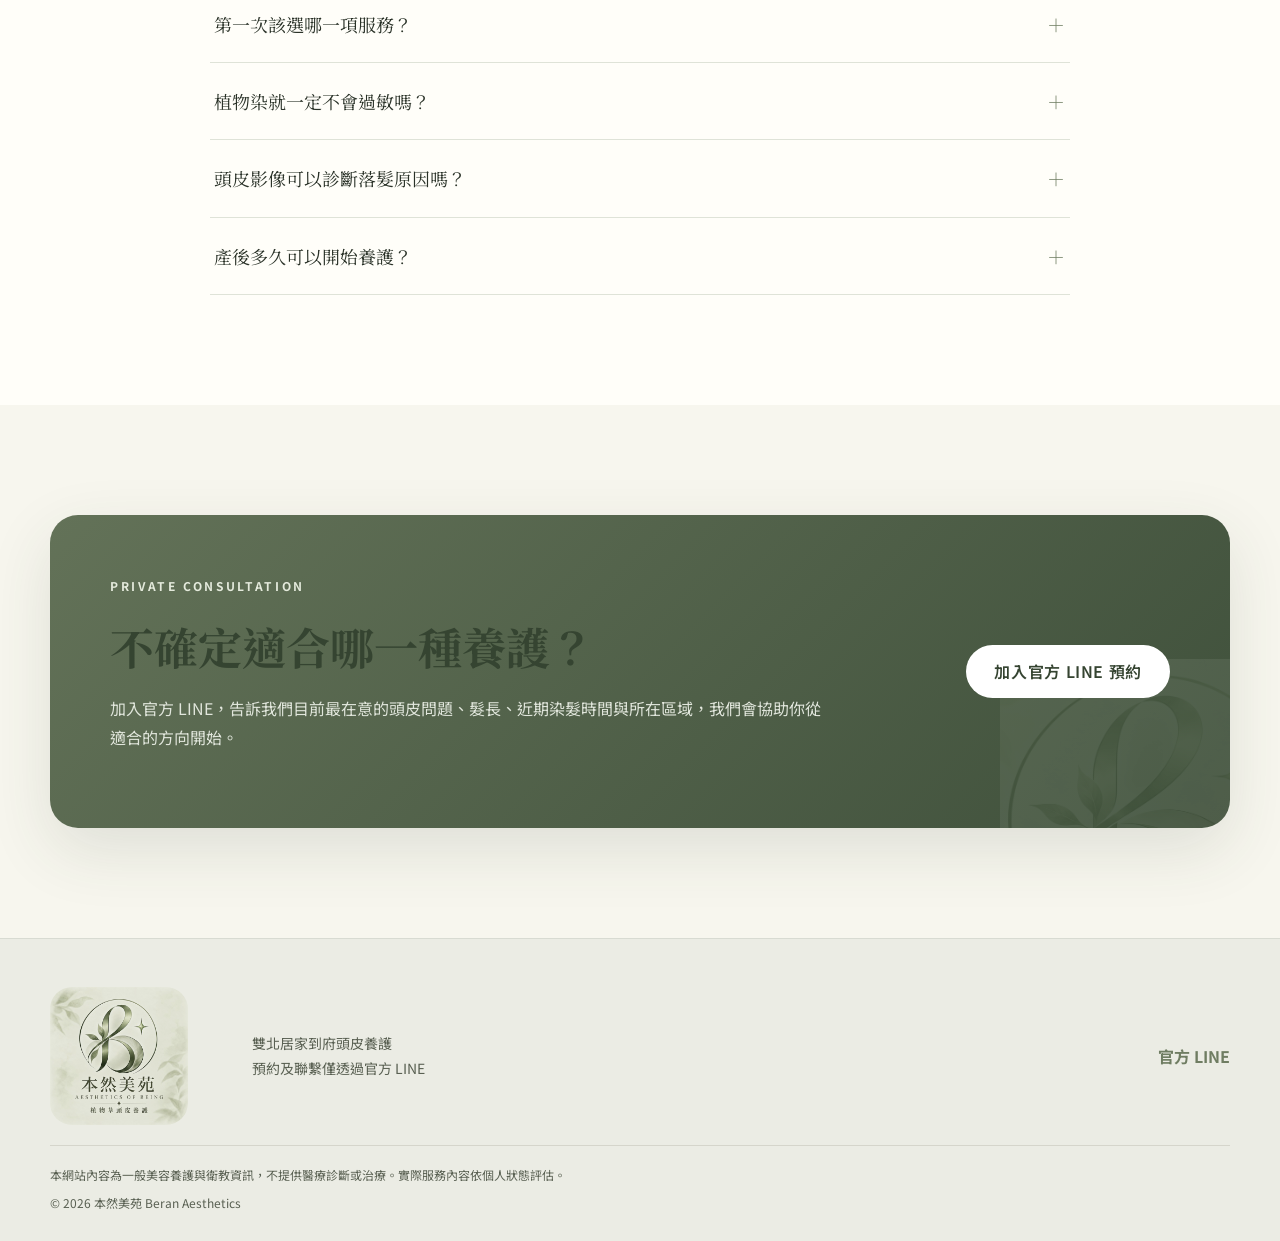
<file: safety.html>
<!doctype html>
<html lang="zh-Hant">
<head>
  <meta charset="utf-8">
  <meta name="viewport" content="width=device-width, initial-scale=1">
  <meta name="description" content="查看本然美苑雙北到府頭皮養護的預約確認、器材清潔、操作流程、服務界線與需要轉介皮膚科的情況。">
  <meta name="theme-color" content="#354431">
  <meta property="og:title" content="頭皮養護安全流程｜雙北到府服務｜本然美苑">
  <meta property="og:description" content="查看本然美苑雙北到府頭皮養護的預約確認、器材清潔、操作流程、服務界線與需要轉介皮膚科的情況。">
  <meta property="og:type" content="website">
  <meta property="og:image" content="https://mindy4400.github.io/benran-beauty/assets/images/hero-scalp-care.png">
  <meta property="og:url" content="https://mindy4400.github.io/benran-beauty/safety.html">
  <meta property="og:locale" content="zh_TW">
  <meta name="robots" content="index, follow">
  <title>頭皮養護安全流程｜雙北到府服務｜本然美苑</title>
  <link rel="canonical" href="https://mindy4400.github.io/benran-beauty/safety.html">
  <link rel="preconnect" href="https://fonts.googleapis.com">
  <link rel="preconnect" href="https://fonts.gstatic.com" crossorigin>
  <link href="https://fonts.googleapis.com/css2?family=Noto+Sans+TC:wght@400;500;600;700&family=Noto+Serif+TC:wght@600;700&display=swap" rel="stylesheet">
  <link rel="stylesheet" href="style.css?v=11">
</head>
<body>
  <a class="skip-link" href="#main">跳至主要內容</a>
  <header class="site-header" id="top">
    <div class="container nav-wrap">
      <a class="brand" href="index.html" aria-label="本然美苑首頁"><img class="brand-mark" src="assets/images/logo-mark.jpg" alt="本然美苑完整品牌 Logo"></a>
      <button class="menu-toggle" type="button" aria-expanded="false" aria-controls="site-nav">選單</button>
      <nav id="site-nav" aria-label="主要導覽">
        <a href="about.html">品牌介紹</a>
        <a href="services.html">服務項目</a>
        <a href="safety.html" aria-current="page">安全流程</a>
        <a href="stories.html">真實回饋</a>
        <a href="knowledge.html">頭皮知識</a>
        <a href="partners.html">單位合作</a>
        <a class="nav-cta" href="https://lin.ee/9HNeZJK" target="_blank" rel="noopener">LINE 洽詢</a>
      </nav>
    </div>
  </header>
  <main id="main" class="page-main">
    <section class="page-hero">
      <div class="container reveal">
        <p class="eyebrow">SAFETY & PROCESS</p>
        <h1>安心到府的服務流程</h1>
        <p>從預約前確認到服務後提醒，清楚掌握每一個步驟。</p>
      </div>
    </section>
    <section class="process section" id="safety">
      <div class="container">
        <div class="section-heading reveal"><p class="eyebrow">SAFETY &amp; PROCESS</p><h2>安心到府，四步完成</h2><p>從預約前確認到服務後提醒，重視個別狀況、器材清潔與服務界線。</p></div>
        <div class="process-grid">
          <article class="reveal"><b>1</b><h3>LINE 初步諮詢</h3><p>了解在意的頭皮狀況、過敏史、近期染髮及所在區域。</p></article>
          <article class="reveal"><b>2</b><h3>服務前確認</h3><p>若有傷口、急性紅腫、滲液或明顯疼痛，將暫緩服務並建議就醫。</p></article>
          <article class="reveal"><b>3</b><h3>清潔與養護</h3><p>接觸用品依用途清潔整理，操作前再次確認當日頭皮與身體狀況。</p></article>
          <article class="reveal"><b>4</b><h3>照護與轉介</h3><p>提供日常照護提醒；持續異常落髮或疑似疾病時，建議由皮膚科評估。</p></article>
        </div>
        <div class="safety-note reveal"><strong>服務界線</strong><p>頭皮影像為美容養護觀察，不能用於診斷疾病；植物來源亦不代表完全不會過敏。所有服務皆以當日狀態與安全為優先。</p></div>
      </div>
    </section>
    <section class="faq section" id="faq">
      <div class="container narrow">
        <div class="section-heading reveal">
          <p class="eyebrow">QUESTIONS</p>
          <h2>預約前常見問題</h2>
        </div>
        <div class="accordion">
          <details class="reveal"><summary>目前服務哪些地區？</summary><p>目前提供雙北居家到府服務。加入官方 LINE 並提供所在區域，我們會協助確認是否可安排。</p></details>
          <details class="reveal"><summary>第一次該選哪一項服務？</summary><p>不確定也沒關係。請先告訴我們最在意的問題、髮長、近期染髮情況與希望的服務日期，我們會先協助判斷。</p></details>
          <details class="reveal"><summary>植物染就一定不會過敏嗎？</summary><p>不一定。植物來源不代表完全不會引起過敏，預約時請主動告知過敏史；頭皮有傷口、急性紅腫或感染時不建議操作。</p></details>
          <details class="reveal"><summary>頭皮影像可以診斷落髮原因嗎？</summary><p>不能。影像觀察屬美容養護評估，用來了解頭皮表面與毛髮外觀，不能取代皮膚科診斷。</p></details>
          <details class="reveal"><summary>產後多久可以開始養護？</summary><p>每個人的產後恢復情況不同，請先透過 LINE 告訴我們產後時間、目前身體狀況及頭皮困擾，再一起評估適合的安排。如有明顯異常症狀，建議先詢問醫師。</p></details>
        </div>
      </div>
    </section>
    <section class="booking section">
      <div class="container booking-card reveal">
        <div>
          <p class="eyebrow light">PRIVATE CONSULTATION</p>
          <h2>不確定適合哪一種養護？</h2>
          <p>加入官方 LINE，告訴我們目前最在意的頭皮問題、髮長、近期染髮時間與所在區域，我們會協助你從適合的方向開始。</p>
        </div>
        <a class="button button-light" href="https://lin.ee/9HNeZJK" target="_blank" rel="noopener">加入官方 LINE 預約</a>
      </div>
    </section>
  </main>
  <footer class="site-footer">
    <div class="container footer-wrap">
      <a href="index.html"><img src="assets/images/logo-mark.jpg" alt="本然美苑完整品牌 Logo"></a>
      <div><p>雙北居家到府頭皮養護</p><p>預約及聯繫僅透過官方 LINE</p></div>
      <a href="https://lin.ee/9HNeZJK" target="_blank" rel="noopener">官方 LINE</a>
    </div>
    <div class="container disclaimer">本網站內容為一般美容養護與衛教資訊，不提供醫療診斷或治療。實際服務內容依個人狀態評估。</div>
    <div class="container copyright">© <span id="year"></span> 本然美苑 Beran Aesthetics</div>
  </footer>
  <a class="floating-line" href="https://lin.ee/9HNeZJK" target="_blank" rel="noopener" aria-label="加入本然美苑官方 LINE 預約"><span>LINE</span>預約諮詢</a>
  <script src="script.js?v=4"></script>
</body>
</html>
</file>
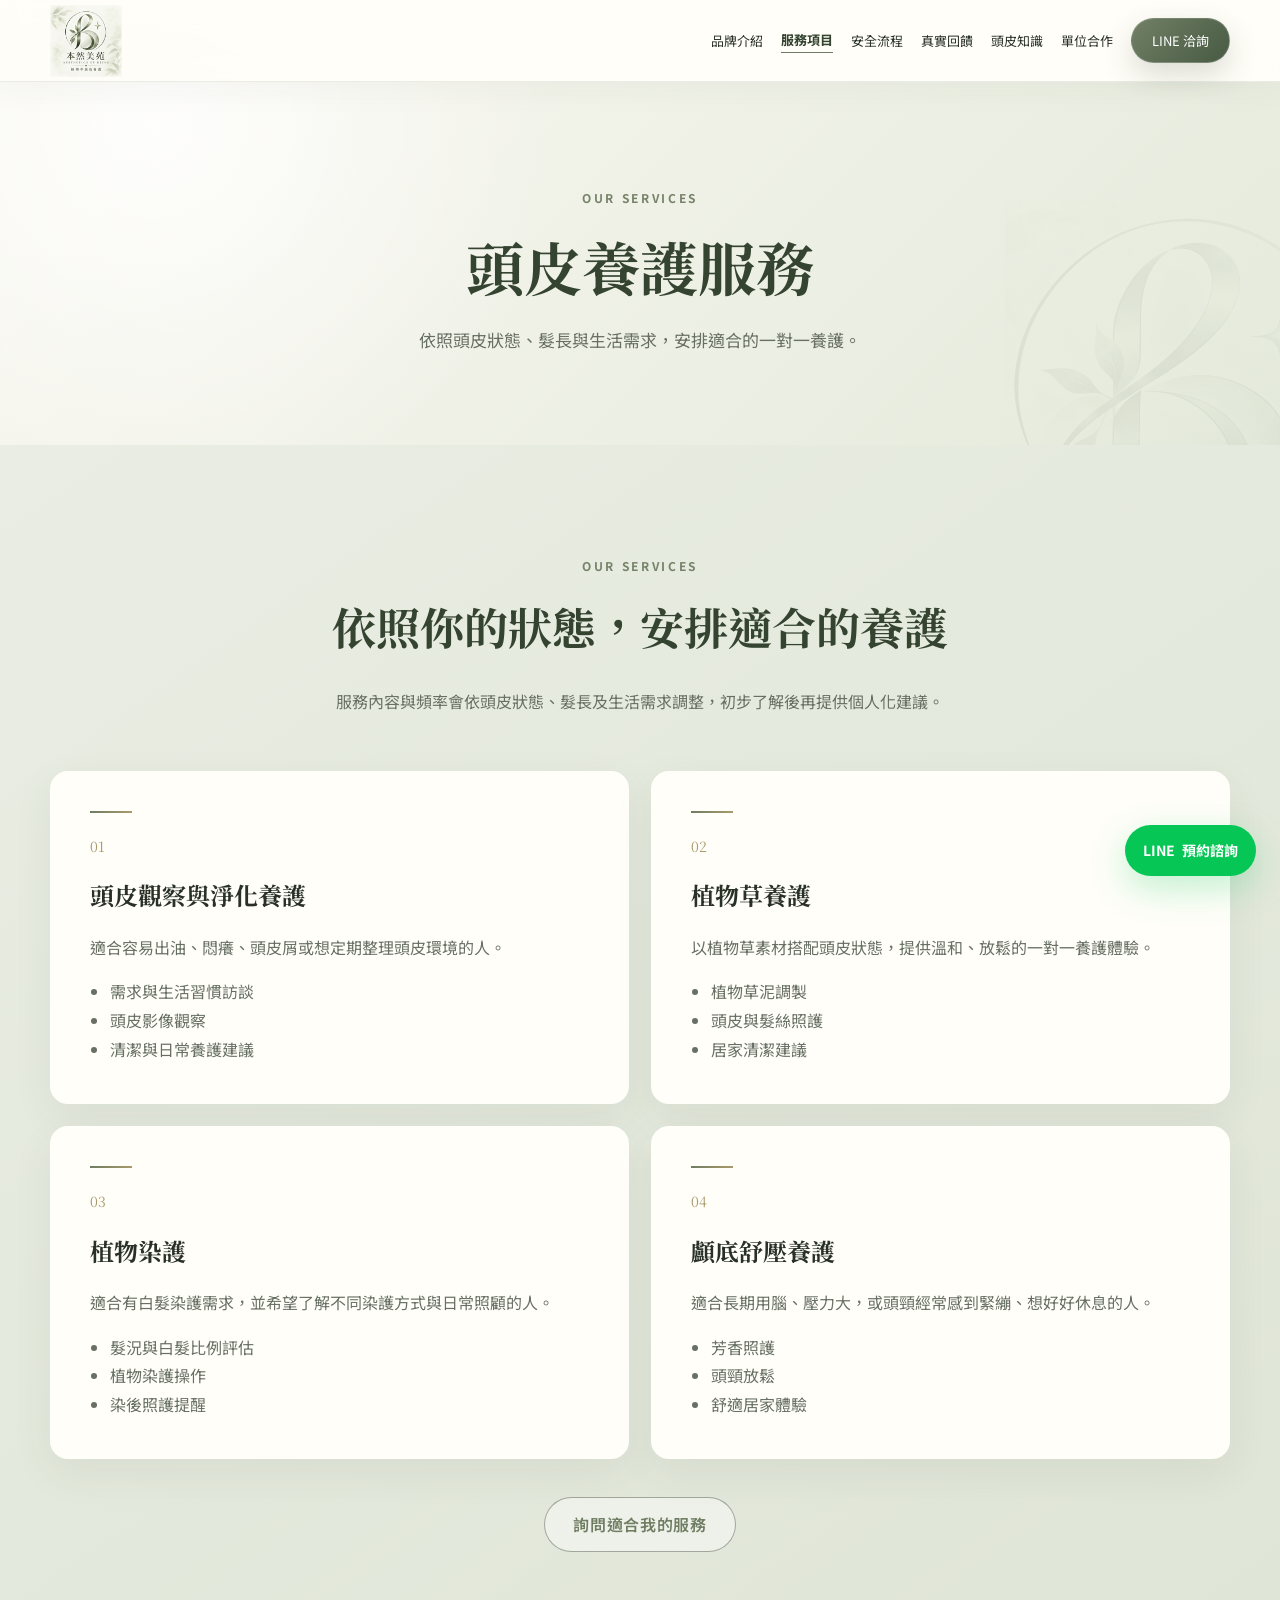
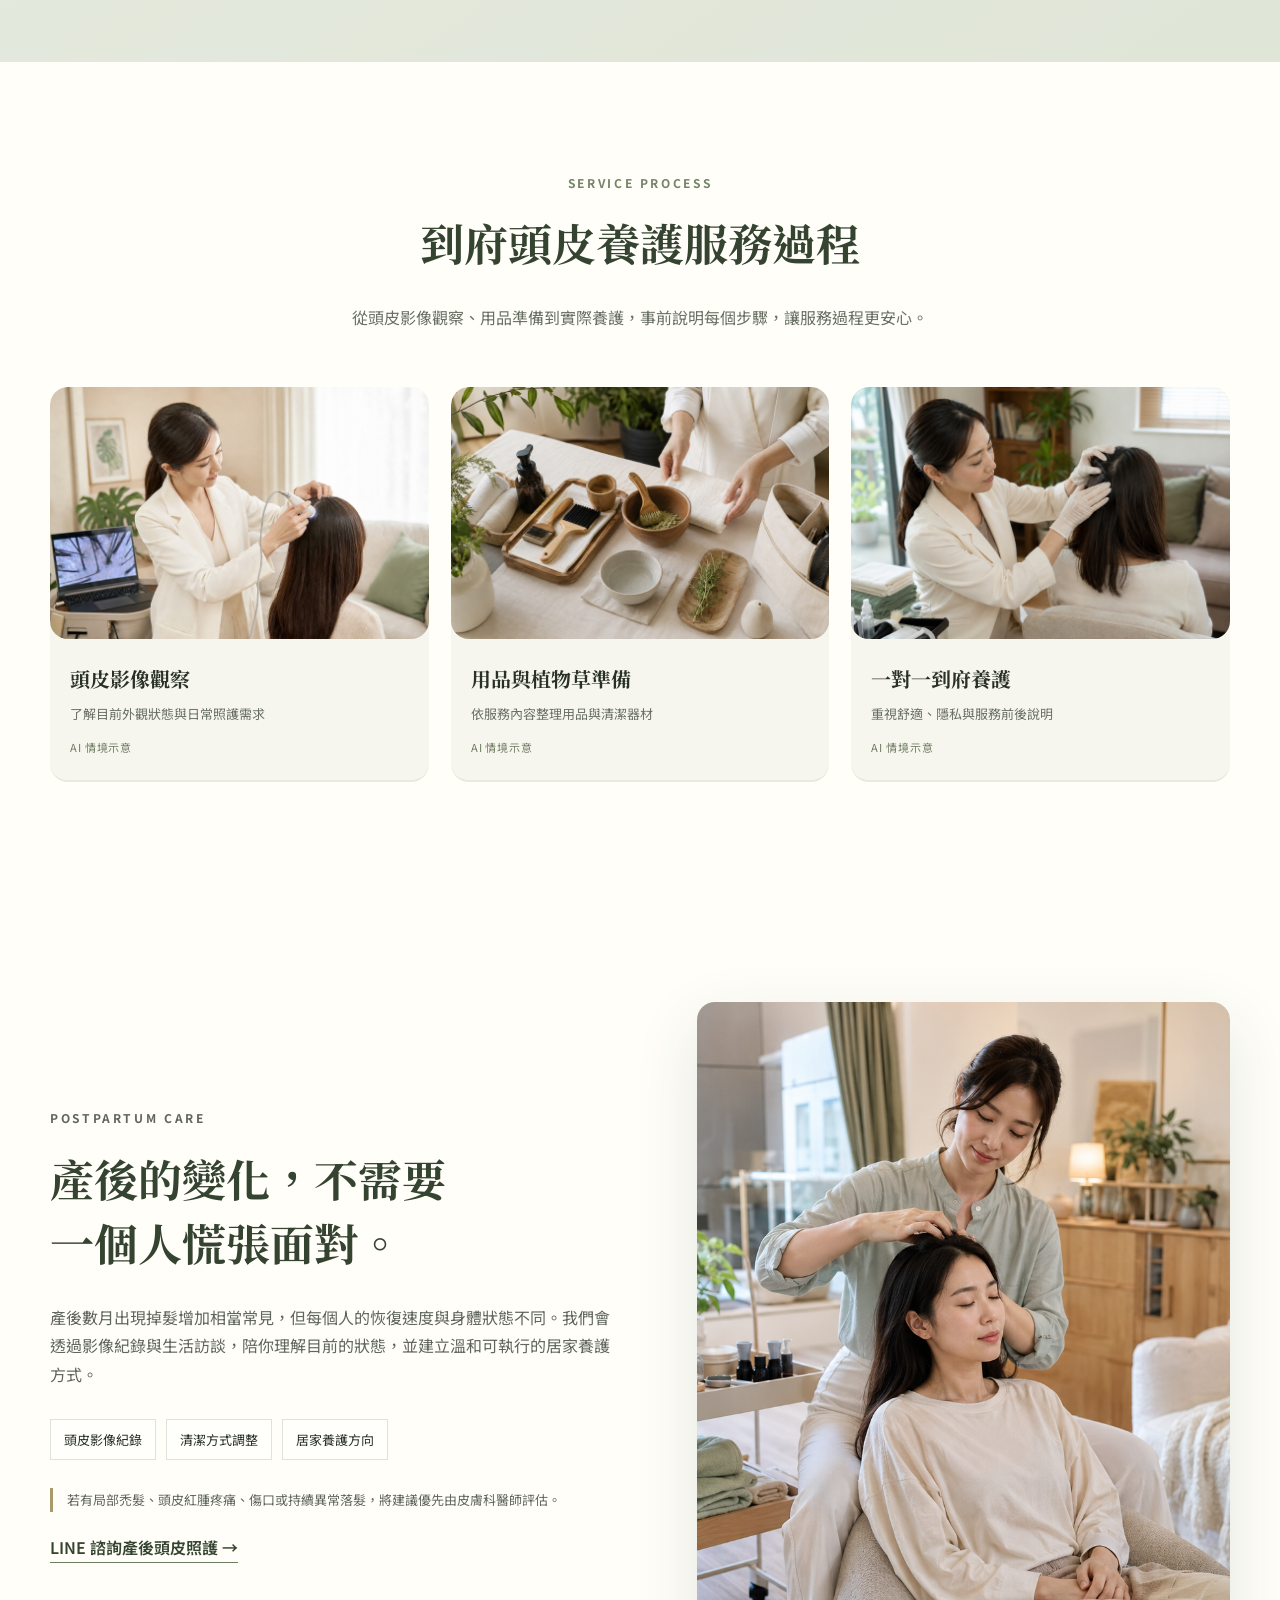
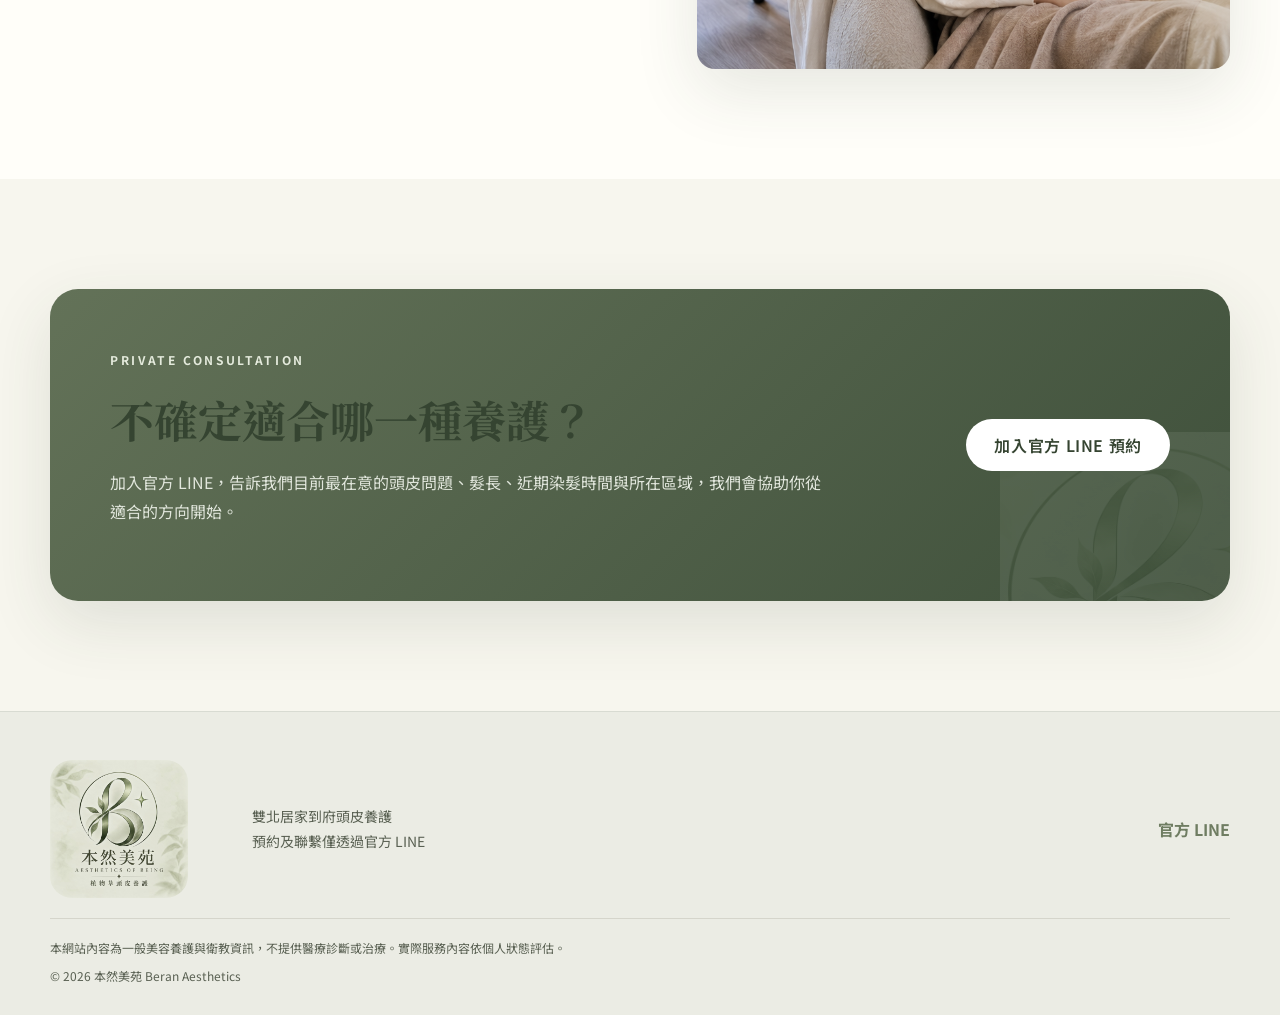
<file: services.html>
<!doctype html>
<html lang="zh-Hant">
<head>
  <meta charset="utf-8">
  <meta name="viewport" content="width=device-width, initial-scale=1">
  <meta name="description" content="了解本然美苑雙北到府頭皮養護、產後落髮日常照護、頭皮影像觀察、植物草養護、植物染護與顱底舒壓服務。">
  <meta name="theme-color" content="#354431">
  <meta property="og:title" content="雙北到府頭皮養護服務｜產後頭皮照護・植物染｜本然美苑">
  <meta property="og:description" content="了解本然美苑雙北到府頭皮養護、產後落髮日常照護、頭皮影像觀察、植物草養護、植物染護與顱底舒壓服務。">
  <meta property="og:type" content="website">
  <meta property="og:image" content="https://mindy4400.github.io/benran-beauty/assets/images/hero-scalp-care.png">
  <meta property="og:url" content="https://mindy4400.github.io/benran-beauty/services.html">
  <meta property="og:locale" content="zh_TW">
  <meta name="robots" content="index, follow">
  <title>雙北到府頭皮養護服務｜產後頭皮照護・植物染｜本然美苑</title>
  <link rel="canonical" href="https://mindy4400.github.io/benran-beauty/services.html">
  <link rel="preconnect" href="https://fonts.googleapis.com">
  <link rel="preconnect" href="https://fonts.gstatic.com" crossorigin>
  <link href="https://fonts.googleapis.com/css2?family=Noto+Sans+TC:wght@400;500;600;700&family=Noto+Serif+TC:wght@600;700&display=swap" rel="stylesheet">
  <link rel="stylesheet" href="style.css?v=11">
</head>
<body>
  <a class="skip-link" href="#main">跳至主要內容</a>
  <header class="site-header" id="top">
    <div class="container nav-wrap">
      <a class="brand" href="index.html" aria-label="本然美苑首頁"><img class="brand-mark" src="assets/images/logo-mark.jpg" alt="本然美苑完整品牌 Logo"></a>
      <button class="menu-toggle" type="button" aria-expanded="false" aria-controls="site-nav">選單</button>
      <nav id="site-nav" aria-label="主要導覽">
        <a href="about.html">品牌介紹</a>
        <a href="services.html" aria-current="page">服務項目</a>
        <a href="safety.html">安全流程</a>
        <a href="stories.html">真實回饋</a>
        <a href="knowledge.html">頭皮知識</a>
        <a href="partners.html">單位合作</a>
        <a class="nav-cta" href="https://lin.ee/9HNeZJK" target="_blank" rel="noopener">LINE 洽詢</a>
      </nav>
    </div>
  </header>
  <main id="main" class="page-main">
    <section class="page-hero">
      <div class="container reveal">
        <p class="eyebrow">OUR SERVICES</p>
        <h1>頭皮養護服務</h1>
        <p>依照頭皮狀態、髮長與生活需求，安排適合的一對一養護。</p>
      </div>
    </section>
    <section class="services section" id="services">
      <div class="container">
        <div class="section-heading reveal">
          <p class="eyebrow">OUR SERVICES</p>
          <h2>依照你的狀態，安排適合的養護</h2>
          <p>服務內容與頻率會依頭皮狀態、髮長及生活需求調整，初步了解後再提供個人化建議。</p>
        </div>
        <div class="service-grid">
          <article class="service-card reveal">
            <span class="service-no">01</span>
            <h3>頭皮觀察與淨化養護</h3>
            <p>適合容易出油、悶癢、頭皮屑或想定期整理頭皮環境的人。</p>
            <ul><li>需求與生活習慣訪談</li><li>頭皮影像觀察</li><li>清潔與日常養護建議</li></ul>
          </article>
          <article class="service-card reveal">
            <span class="service-no">02</span>
            <h3>植物草養護</h3>
            <p>以植物草素材搭配頭皮狀態，提供溫和、放鬆的一對一養護體驗。</p>
            <ul><li>植物草泥調製</li><li>頭皮與髮絲照護</li><li>居家清潔建議</li></ul>
          </article>
          <article class="service-card reveal">
            <span class="service-no">03</span>
            <h3>植物染護</h3>
            <p>適合有白髮染護需求，並希望了解不同染護方式與日常照顧的人。</p>
            <ul><li>髮況與白髮比例評估</li><li>植物染護操作</li><li>染後照護提醒</li></ul>
          </article>
          <article class="service-card reveal">
            <span class="service-no">04</span>
            <h3>顱底舒壓養護</h3>
            <p>適合長期用腦、壓力大，或頭頸經常感到緊繃、想好好休息的人。</p>
            <ul><li>芳香照護</li><li>頭頸放鬆</li><li>舒適居家體驗</li></ul>
          </article>
        </div>
        <div class="center reveal"><a class="button button-outline" href="https://lin.ee/9HNeZJK" target="_blank" rel="noopener">詢問適合我的服務</a></div>
      </div>
    </section>
    <section class="service-gallery section" aria-labelledby="service-gallery-title">
      <div class="container">
        <div class="section-heading reveal">
          <p class="eyebrow">SERVICE PROCESS</p>
          <h2 id="service-gallery-title">到府頭皮養護服務過程</h2>
          <p>從頭皮影像觀察、用品準備到實際養護，事前說明每個步驟，讓服務過程更安心。</p>
        </div>
        <div class="service-photo-grid">
          <figure class="service-photo reveal"><img src="process-scalp-observation.png" alt="頭皮養護師使用影像設備進行頭皮觀察的情境示意" loading="lazy"><figcaption><strong>頭皮影像觀察</strong><span>了解目前外觀狀態與日常照護需求</span><small>AI 情境示意</small></figcaption></figure>
          <figure class="service-photo reveal"><img src="process-botanical-prep.png" alt="頭皮養護師準備乾淨器材、毛巾與植物草素材的情境示意" loading="lazy"><figcaption><strong>用品與植物草準備</strong><span>依服務內容整理用品與清潔器材</span><small>AI 情境示意</small></figcaption></figure>
          <figure class="service-photo reveal"><img src="process-home-care.png" alt="頭皮養護師在居家環境進行非醫療頭皮養護的情境示意" loading="lazy"><figcaption><strong>一對一到府養護</strong><span>重視舒適、隱私與服務前後說明</span><small>AI 情境示意</small></figcaption></figure>
        </div>
      </div>
    </section>
    <section class="postpartum section">
      <div class="container split-grid reverse">
        <div class="postpartum-copy reveal">
          <p class="eyebrow">POSTPARTUM CARE</p>
          <h2>產後的變化，不需要一個人慌張面對。</h2>
          <p>產後數月出現掉髮增加相當常見，但每個人的恢復速度與身體狀態不同。我們會透過影像紀錄與生活訪談，陪你理解目前的狀態，並建立溫和可執行的居家養護方式。</p>
          <div class="soft-list">
            <span>頭皮影像紀錄</span><span>清潔方式調整</span><span>居家養護方向</span>
          </div>
          <p class="medical-note">若有局部禿髮、頭皮紅腫疼痛、傷口或持續異常落髮，將建議優先由皮膚科醫師評估。</p>
          <a class="text-link strong" href="https://lin.ee/9HNeZJK" target="_blank" rel="noopener">LINE 諮詢產後頭皮照護 →</a>
        </div>
        <div class="home-image reveal">
          <img src="assets/images/home-service.png" alt="雙北居家到府頭皮養護服務情境" loading="lazy">
        </div>
      </div>
    </section>
    <section class="booking section">
      <div class="container booking-card reveal">
        <div>
          <p class="eyebrow light">PRIVATE CONSULTATION</p>
          <h2>不確定適合哪一種養護？</h2>
          <p>加入官方 LINE，告訴我們目前最在意的頭皮問題、髮長、近期染髮時間與所在區域，我們會協助你從適合的方向開始。</p>
        </div>
        <a class="button button-light" href="https://lin.ee/9HNeZJK" target="_blank" rel="noopener">加入官方 LINE 預約</a>
      </div>
    </section>
  </main>
  <footer class="site-footer">
    <div class="container footer-wrap">
      <a href="index.html"><img src="assets/images/logo-mark.jpg" alt="本然美苑完整品牌 Logo"></a>
      <div><p>雙北居家到府頭皮養護</p><p>預約及聯繫僅透過官方 LINE</p></div>
      <a href="https://lin.ee/9HNeZJK" target="_blank" rel="noopener">官方 LINE</a>
    </div>
    <div class="container disclaimer">本網站內容為一般美容養護與衛教資訊，不提供醫療診斷或治療。實際服務內容依個人狀態評估。</div>
    <div class="container copyright">© <span id="year"></span> 本然美苑 Beran Aesthetics</div>
  </footer>
  <a class="floating-line" href="https://lin.ee/9HNeZJK" target="_blank" rel="noopener" aria-label="加入本然美苑官方 LINE 預約"><span>LINE</span>預約諮詢</a>
  <script src="script.js?v=4"></script>
</body>
</html>
</file>
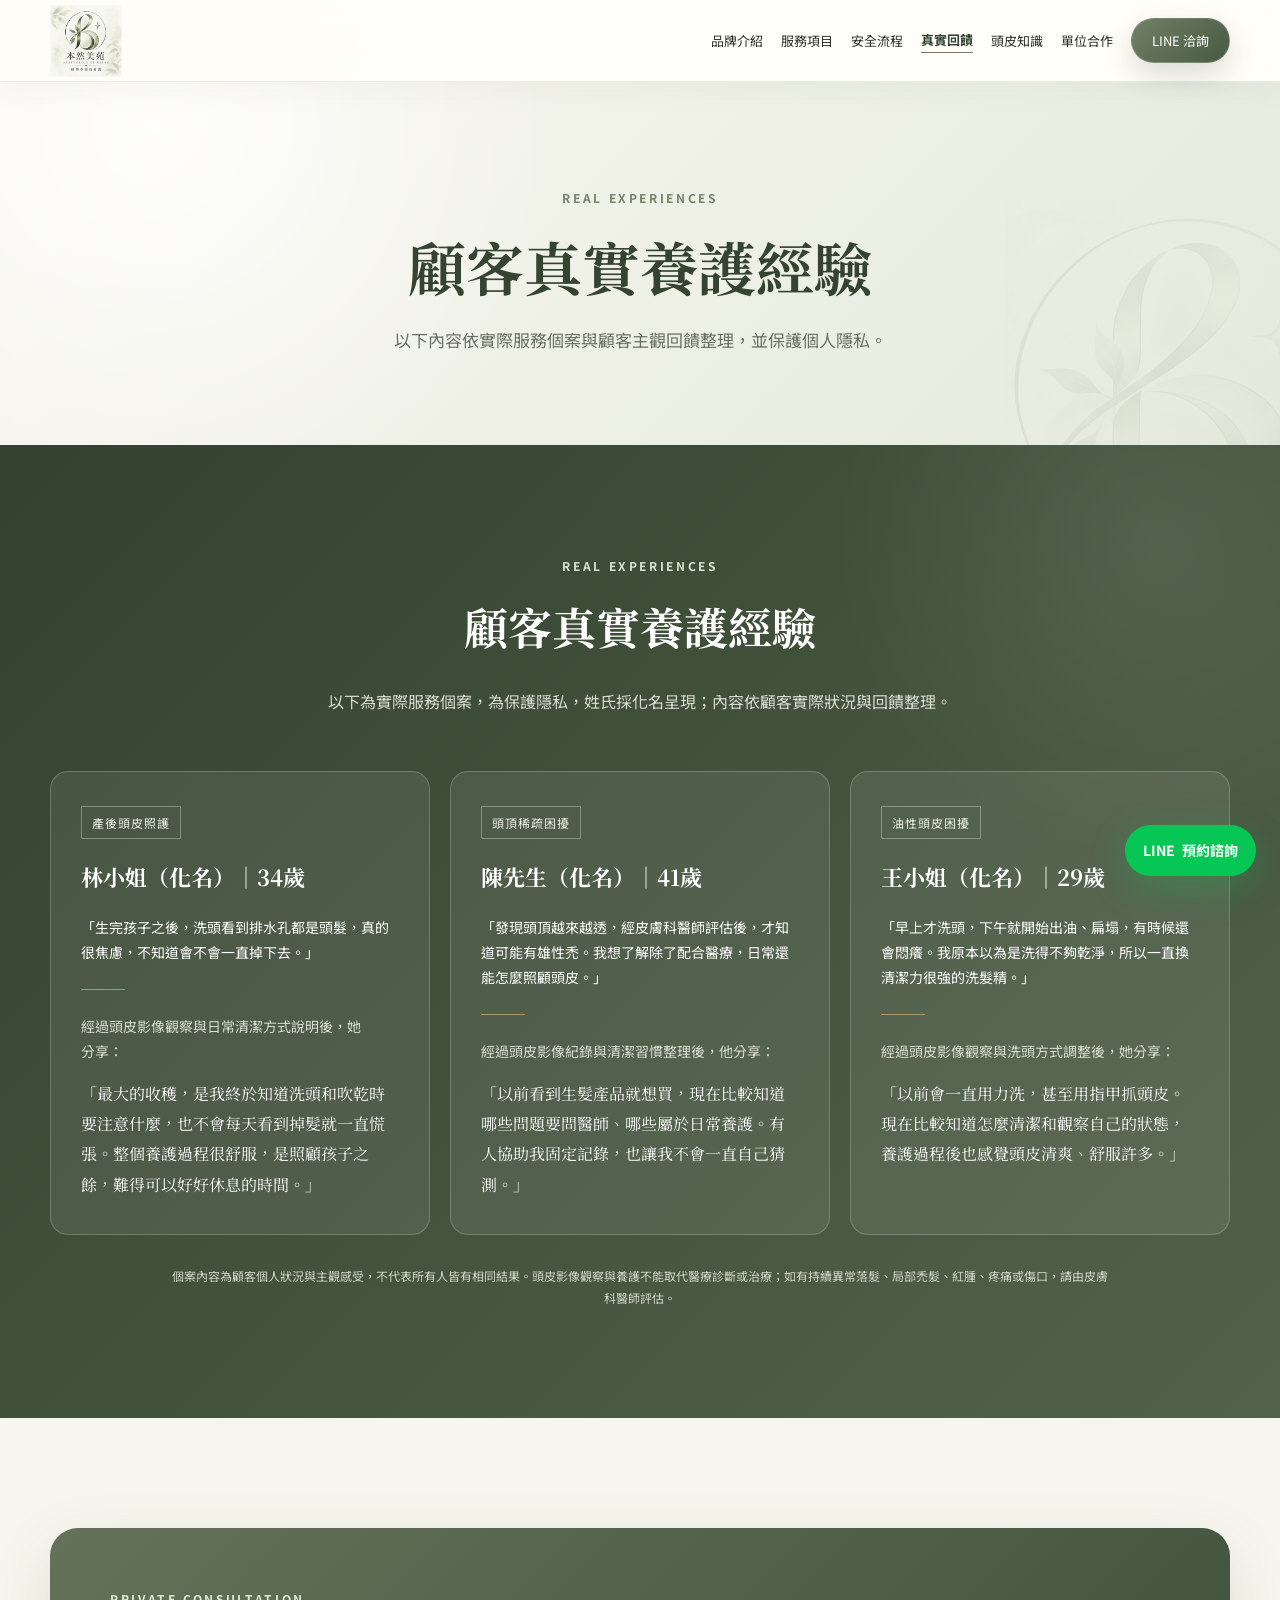
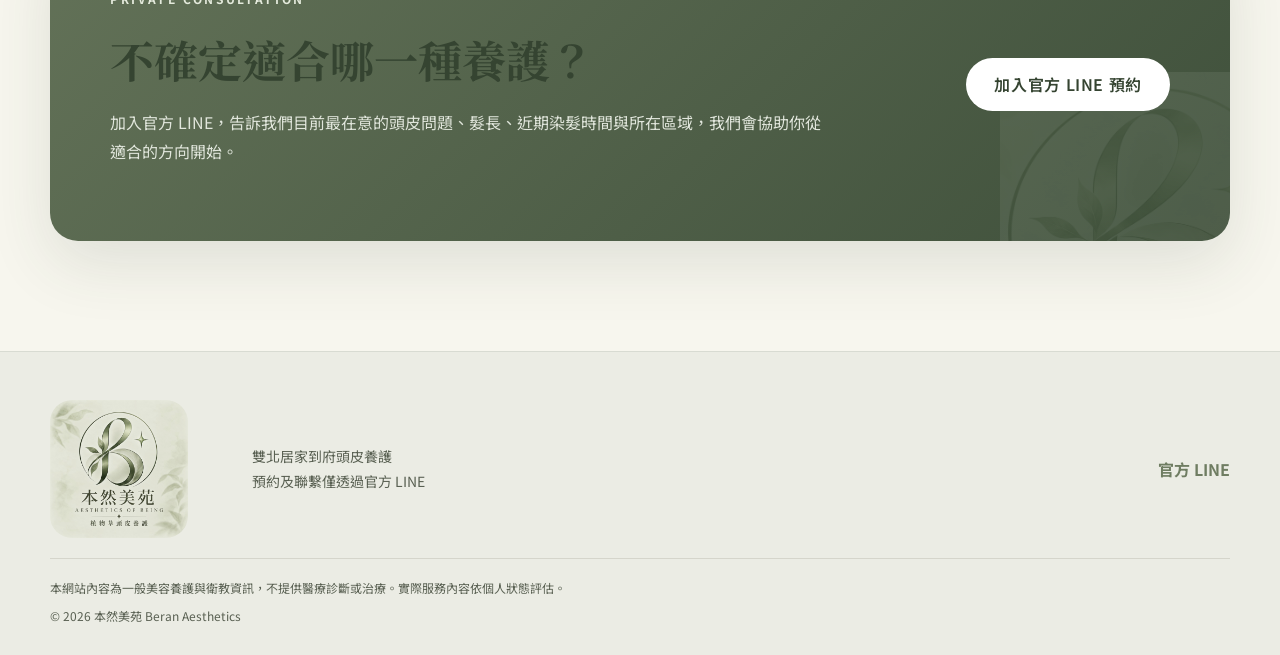
<file: stories.html>
<!doctype html>
<html lang="zh-Hant">
<head>
  <meta charset="utf-8">
  <meta name="viewport" content="width=device-width, initial-scale=1">
  <meta name="description" content="閱讀本然美苑實際服務顧客的匿名回饋，包含產後落髮、男性頭皮與油性頭皮的日常養護經驗。">
  <meta name="theme-color" content="#354431">
  <meta property="og:title" content="頭皮養護真實回饋｜產後落髮與日常照護經驗｜本然美苑">
  <meta property="og:description" content="閱讀本然美苑實際服務顧客的匿名回饋，包含產後落髮、男性頭皮與油性頭皮的日常養護經驗。">
  <meta property="og:type" content="website">
  <meta property="og:image" content="https://mindy4400.github.io/benran-beauty/assets/images/hero-scalp-care.png">
  <meta property="og:url" content="https://mindy4400.github.io/benran-beauty/stories.html">
  <meta property="og:locale" content="zh_TW">
  <meta name="robots" content="index, follow">
  <title>頭皮養護真實回饋｜產後落髮與日常照護經驗｜本然美苑</title>
  <link rel="canonical" href="https://mindy4400.github.io/benran-beauty/stories.html">
  <link rel="preconnect" href="https://fonts.googleapis.com">
  <link rel="preconnect" href="https://fonts.gstatic.com" crossorigin>
  <link href="https://fonts.googleapis.com/css2?family=Noto+Sans+TC:wght@400;500;600;700&family=Noto+Serif+TC:wght@600;700&display=swap" rel="stylesheet">
  <link rel="stylesheet" href="style.css?v=11">
</head>
<body>
  <a class="skip-link" href="#main">跳至主要內容</a>
  <header class="site-header" id="top">
    <div class="container nav-wrap">
      <a class="brand" href="index.html" aria-label="本然美苑首頁"><img class="brand-mark" src="assets/images/logo-mark.jpg" alt="本然美苑完整品牌 Logo"></a>
      <button class="menu-toggle" type="button" aria-expanded="false" aria-controls="site-nav">選單</button>
      <nav id="site-nav" aria-label="主要導覽">
        <a href="about.html">品牌介紹</a>
        <a href="services.html">服務項目</a>
        <a href="safety.html">安全流程</a>
        <a href="stories.html" aria-current="page">真實回饋</a>
        <a href="knowledge.html">頭皮知識</a>
        <a href="partners.html">單位合作</a>
        <a class="nav-cta" href="https://lin.ee/9HNeZJK" target="_blank" rel="noopener">LINE 洽詢</a>
      </nav>
    </div>
  </header>
  <main id="main" class="page-main">
    <section class="page-hero">
      <div class="container reveal">
        <p class="eyebrow">REAL EXPERIENCES</p>
        <h1>顧客真實養護經驗</h1>
        <p>以下內容依實際服務個案與顧客主觀回饋整理，並保護個人隱私。</p>
      </div>
    </section>
    <section class="experience section" id="stories">
      <div class="container">
        <div class="section-heading reveal">
          <p class="eyebrow">REAL EXPERIENCES</p>
          <h2>顧客真實養護經驗</h2>
          <p>以下為實際服務個案，為保護隱私，姓氏採化名呈現；內容依顧客實際狀況與回饋整理。</p>
        </div>
        <div class="story-grid">
          <article class="story-card reveal">
            <div class="story-tag">產後頭皮照護</div>
            <h3>林小姐（化名）｜34歲</h3>
            <p class="story-concern">「生完孩子之後，洗頭看到排水孔都是頭髮，真的很焦慮，不知道會不會一直掉下去。」</p>
            <div class="story-divider"></div>
            <p>經過頭皮影像觀察與日常清潔方式說明後，她分享：</p>
            <blockquote>「最大的收穫，是我終於知道洗頭和吹乾時要注意什麼，也不會每天看到掉髮就一直慌張。整個養護過程很舒服，是照顧孩子之餘，難得可以好好休息的時間。」</blockquote>
          </article>
          <article class="story-card reveal">
            <div class="story-tag">頭頂稀疏困擾</div>
            <h3>陳先生（化名）｜41歲</h3>
            <p class="story-concern">「發現頭頂越來越透，經皮膚科醫師評估後，才知道可能有雄性禿。我想了解除了配合醫療，日常還能怎麼照顧頭皮。」</p>
            <div class="story-divider"></div>
            <p>經過頭皮影像紀錄與清潔習慣整理後，他分享：</p>
            <blockquote>「以前看到生髮產品就想買，現在比較知道哪些問題要問醫師、哪些屬於日常養護。有人協助我固定記錄，也讓我不會一直自己猜測。」</blockquote>
          </article>
          <article class="story-card reveal">
            <div class="story-tag">油性頭皮困擾</div>
            <h3>王小姐（化名）｜29歲</h3>
            <p class="story-concern">「早上才洗頭，下午就開始出油、扁塌，有時候還會悶癢。我原本以為是洗得不夠乾淨，所以一直換清潔力很強的洗髮精。」</p>
            <div class="story-divider"></div>
            <p>經過頭皮影像觀察與洗頭方式調整後，她分享：</p>
            <blockquote>「以前會一直用力洗，甚至用指甲抓頭皮。現在比較知道怎麼清潔和觀察自己的狀態，養護過程後也感覺頭皮清爽、舒服許多。」</blockquote>
          </article>
        </div>
        <p class="story-disclaimer reveal">個案內容為顧客個人狀況與主觀感受，不代表所有人皆有相同結果。頭皮影像觀察與養護不能取代醫療診斷或治療；如有持續異常落髮、局部禿髮、紅腫、疼痛或傷口，請由皮膚科醫師評估。</p>
      </div>
    </section>
    <section class="booking section">
      <div class="container booking-card reveal">
        <div>
          <p class="eyebrow light">PRIVATE CONSULTATION</p>
          <h2>不確定適合哪一種養護？</h2>
          <p>加入官方 LINE，告訴我們目前最在意的頭皮問題、髮長、近期染髮時間與所在區域，我們會協助你從適合的方向開始。</p>
        </div>
        <a class="button button-light" href="https://lin.ee/9HNeZJK" target="_blank" rel="noopener">加入官方 LINE 預約</a>
      </div>
    </section>
  </main>
  <footer class="site-footer">
    <div class="container footer-wrap">
      <a href="index.html"><img src="assets/images/logo-mark.jpg" alt="本然美苑完整品牌 Logo"></a>
      <div><p>雙北居家到府頭皮養護</p><p>預約及聯繫僅透過官方 LINE</p></div>
      <a href="https://lin.ee/9HNeZJK" target="_blank" rel="noopener">官方 LINE</a>
    </div>
    <div class="container disclaimer">本網站內容為一般美容養護與衛教資訊，不提供醫療診斷或治療。實際服務內容依個人狀態評估。</div>
    <div class="container copyright">© <span id="year"></span> 本然美苑 Beran Aesthetics</div>
  </footer>
  <a class="floating-line" href="https://lin.ee/9HNeZJK" target="_blank" rel="noopener" aria-label="加入本然美苑官方 LINE 預約"><span>LINE</span>預約諮詢</a>
  <script src="script.js?v=4"></script>
</body>
</html>
</file>
<file: style.css>
:root{--cream:#f7f4ec;--paper:#fffdf8;--sage:#667255;--sage-dark:#48533c;--sage-soft:#dfe5d7;--gold:#b7a36f;--ink:#2e332b;--muted:#70766b;--line:#dedfd6;--shadow:0 22px 60px rgba(60,70,52,.12);--serif:"Noto Serif TC",serif;--sans:"Noto Sans TC",sans-serif}
p,li{overflow-wrap:break-word;text-wrap:pretty}h1,h2,h3{overflow-wrap:break-word;text-wrap:balance}.hero-title span{display:block;white-space:nowrap}.signal-section .section-note{max-width:960px}
*{box-sizing:border-box}html{scroll-behavior:smooth;scroll-padding-top:84px}body{margin:0;background:var(--cream);color:var(--ink);font-family:var(--sans);line-height:1.8}img{display:block;max-width:100%}a{color:inherit;text-decoration:none}.container{width:min(1180px,calc(100% - 40px));margin:auto}.narrow{width:min(860px,100%)}.section{padding:110px 0}.skip-link{position:fixed;left:16px;top:-80px;z-index:100;background:#fff;padding:10px}.skip-link:focus{top:16px}.site-header{height:82px;position:fixed;top:0;left:0;width:100%;z-index:50;background:rgba(247,244,236,.92);backdrop-filter:blur(12px);border-bottom:1px solid rgba(102,114,85,.14)}.nav-wrap{height:100%;display:flex;align-items:center;justify-content:space-between}.brand{display:inline-flex;align-items:center;flex-shrink:0;overflow:visible}.brand-mark{display:block;width:72px;height:72px;object-fit:contain;object-position:center;flex-shrink:0}.site-header nav{display:flex;align-items:center;gap:18px;font-size:13px;white-space:nowrap}.site-header nav>a:not(.nav-cta):hover{color:var(--sage)}.nav-cta{background:var(--sage);color:#fff;padding:10px 20px;border-radius:999px}.menu-toggle{display:none;background:none;border:1px solid var(--sage);padding:8px 12px;color:var(--sage);border-radius:4px}.hero{min-height:760px;margin-top:82px;position:relative;display:flex;align-items:center;overflow:hidden}.hero-image,.hero-overlay{position:absolute;inset:0}.hero-image{background:url("assets/images/hero-scalp-care.png") center/cover no-repeat}.hero-overlay{background:linear-gradient(90deg,rgba(245,241,231,.98) 0%,rgba(245,241,231,.92) 38%,rgba(245,241,231,.2) 70%,rgba(245,241,231,.05) 100%)}.hero-content{position:relative;z-index:2}.hero-content>*{max-width:650px}.eyebrow{color:var(--sage);letter-spacing:.22em;font-size:12px;font-weight:700;margin:0 0 18px}.eyebrow.light{color:#e4eadc}.hero h1{font-family:var(--serif);font-size:clamp(42px,5vw,68px);line-height:1.35;margin:0 0 26px;letter-spacing:.02em}.hero-copy{font-size:18px;color:#596052;margin-bottom:34px}.hero-actions{display:flex;align-items:center;gap:28px}.button{display:inline-flex;align-items:center;justify-content:center;min-height:52px;padding:12px 28px;border-radius:2px;font-weight:600;letter-spacing:.04em;transition:.25s}.button:hover{transform:translateY(-2px)}.button-primary{background:var(--sage);color:#fff;box-shadow:0 12px 25px rgba(72,83,60,.18)}.button-outline{border:1px solid var(--sage);color:var(--sage);background:transparent}.button-light{background:#fff;color:var(--sage-dark)}.text-link{font-weight:600;color:var(--sage-dark);border-bottom:1px solid var(--sage)}.text-link.strong{display:inline-block;margin-top:8px}.signal-section{background:var(--paper);text-align:center}.signal-section h2,.section-heading h2,.about h2,.postpartum h2,.booking h2{font-family:var(--serif);font-size:clamp(30px,4vw,44px);line-height:1.45;margin:0 0 28px}.signal-grid{display:grid;grid-template-columns:repeat(3,1fr);gap:14px;margin:44px 0}.signal-grid div{background:var(--cream);padding:20px;text-align:left;border-left:2px solid var(--sage-soft)}.signal-grid span{font-family:var(--serif);color:var(--gold);margin-right:10px;font-size:14px}.section-note,.section-heading>p:last-child{color:var(--muted);max-width:760px;margin:0 auto}.split-grid{display:grid;grid-template-columns:1fr 1fr;gap:80px;align-items:center}.split-grid.reverse{grid-template-columns:1.03fr .97fr}.about-image,.home-image{position:relative}.about-image:after,.home-image:after{content:"";position:absolute;left:-18px;bottom:-18px;width:55%;height:55%;background:var(--sage-soft);z-index:-1}.about-image img,.home-image img{width:100%;aspect-ratio:4/5;object-fit:cover;box-shadow:var(--shadow)}.about-copy>p,.postpartum-copy>p{color:#60665d}.feature-row,.soft-list{display:flex;flex-wrap:wrap;gap:10px;margin-top:30px}.feature-row span,.soft-list span{border:1px solid var(--line);padding:8px 13px;font-size:13px;background:rgba(255,255,255,.45)}.services{background:var(--sage-soft)}.section-heading{text-align:center;max-width:800px;margin:0 auto 55px}.service-grid{display:grid;grid-template-columns:repeat(2,1fr);gap:22px}.service-card{background:var(--paper);padding:40px;position:relative;border-top:3px solid transparent;transition:.25s}.service-card:hover{transform:translateY(-4px);border-color:var(--sage);box-shadow:var(--shadow)}.service-no{font-family:var(--serif);color:var(--gold);font-size:14px}.service-card h3{font-family:var(--serif);font-size:24px;margin:14px 0}.service-card p,.service-card li{color:var(--muted)}.service-card ul{padding-left:20px;margin-bottom:0}.center{text-align:center;margin-top:38px}.postpartum{background:var(--paper)}.medical-note{font-size:13px;border-left:3px solid var(--gold);padding-left:14px;margin-top:28px}.process{background:var(--cream)}.process-grid{display:grid;grid-template-columns:repeat(4,1fr);gap:28px}.process-grid article{border-top:1px solid var(--sage);padding-top:24px}.process-grid b{font-family:var(--serif);font-size:30px;color:var(--gold)}.process-grid h3{font-family:var(--serif);margin:14px 0 8px}.process-grid p{color:var(--muted);font-size:14px}.experience{background:var(--sage-dark);color:#fff}.experience .eyebrow{color:#dbe2d1}.experience .section-heading h2{color:#fff}.quote-grid{display:grid;grid-template-columns:repeat(3,1fr);gap:18px}.quote-grid blockquote{margin:0;padding:30px;border:1px solid rgba(255,255,255,.22);text-align:center}.quote-grid blockquote p{font-family:var(--serif);font-size:28px;margin:0 0 12px}.quote-grid footer{font-size:14px;color:#d9ddD5}.faq{background:var(--paper)}.accordion details{border-top:1px solid var(--line);padding:0}.accordion details:last-child{border-bottom:1px solid var(--line)}.accordion summary{cursor:pointer;list-style:none;padding:22px 38px 22px 4px;font-family:var(--serif);font-size:18px;position:relative}.accordion summary::-webkit-details-marker{display:none}.accordion summary:after{content:"＋";position:absolute;right:5px;color:var(--sage)}.accordion details[open] summary:after{content:"－"}.accordion details p{color:var(--muted);margin:0;padding:0 40px 24px 4px}.booking{background:var(--cream)}.booking-card{background:var(--sage);color:#fff;padding:60px;display:flex;align-items:center;justify-content:space-between;gap:60px;box-shadow:var(--shadow)}.booking-card>div{max-width:720px}.booking h2{margin-bottom:14px}.booking p{color:#e1e6dc}.site-footer{background:#e9e7de;padding:48px 0 28px;color:#596052}.footer-wrap{display:grid;grid-template-columns:170px 1fr auto;gap:32px;align-items:center}.footer-wrap img{width:190px;height:auto;object-fit:contain}.footer-wrap p{margin:0;font-size:14px}.footer-wrap a{color:var(--sage);font-weight:700}.disclaimer,.copyright{font-size:12px;border-top:1px solid #d5d5cb;padding-top:18px;margin-top:20px}.copyright{border:0;margin-top:0;padding-top:6px}.floating-line{position:fixed;z-index:45;right:24px;bottom:24px;background:#06c755;color:#fff;padding:13px 18px;border-radius:999px;box-shadow:0 8px 28px rgba(0,0,0,.18);font-size:14px;font-weight:700}.floating-line span{margin-right:7px}.reveal{opacity:1;transform:none}
@media(max-width:850px){.section{padding:80px 0}.menu-toggle{display:block}.site-header nav{display:none;position:absolute;left:0;top:82px;width:100%;background:var(--paper);padding:24px 20px;flex-direction:column;align-items:stretch;gap:12px;border-bottom:1px solid var(--line)}.site-header nav.open{display:flex}.site-header nav a{padding:8px}.nav-cta{text-align:center}.hero{min-height:700px}.hero-image{background-position:62% center}.hero-overlay{background:linear-gradient(90deg,rgba(245,241,231,.96),rgba(245,241,231,.78))}.hero-content>*{max-width:590px}.signal-grid{grid-template-columns:repeat(2,1fr)}.split-grid,.split-grid.reverse{grid-template-columns:1fr;gap:55px}.about-image img,.home-image img{aspect-ratio:16/10}.service-grid{grid-template-columns:1fr}.process-grid{grid-template-columns:repeat(2,1fr)}.quote-grid{grid-template-columns:1fr}.booking-card{padding:42px;display:block}.booking-card .button{margin-top:20px}.footer-wrap{grid-template-columns:130px 1fr}.footer-wrap>a{grid-column:1/-1}.footer-wrap img{width:170px;height:auto}}
@media(max-width:560px){.container{width:min(100% - 28px,1180px)}.section{padding:66px 0}.brand-mark{width:56px;height:56px}.hero{margin-top:82px;min-height:640px}.hero h1{font-size:clamp(34px,10vw,38px)}.hero-title span{display:inline;white-space:normal}.hero-copy{font-size:16px}.hero-actions{align-items:flex-start;flex-direction:column;gap:18px}.signal-grid{grid-template-columns:1fr}.signal-grid div{padding:15px}.service-card{padding:28px 24px}.process-grid{grid-template-columns:1fr;gap:14px}.booking-card{padding:34px 24px}.floating-line{right:14px;bottom:14px}.about-image img,.home-image img{aspect-ratio:4/3}.footer-wrap{display:block}.footer-wrap img{margin-bottom:16px}.footer-wrap>a{display:inline-block;margin-top:16px}}
@media(prefers-reduced-motion:reduce){html{scroll-behavior:auto}.reveal{opacity:1;transform:none;transition:none}.button:hover,.service-card:hover{transform:none}}

/* Customer stories */
.experience .section-heading>p:last-child{color:#d9ddd4}
.story-grid{display:grid;grid-template-columns:repeat(3,1fr);gap:20px}
.story-card{background:rgba(255,255,255,.08);border:1px solid rgba(255,255,255,.2);padding:34px 30px}
.story-tag{display:inline-block;color:#edf1e8;border:1px solid rgba(255,255,255,.32);padding:5px 10px;font-size:12px;letter-spacing:.08em}
.story-card h3{font-family:var(--serif);font-size:22px;margin:18px 0;color:#fff}
.story-card p{font-size:14px;color:#d9ddd4}
.story-card .story-concern{color:#fff}
.story-divider{width:44px;height:1px;background:var(--gold);margin:24px 0}
.story-card blockquote{margin:12px 0 0;padding:0;border:0;color:#fff;font-family:var(--serif);font-size:16px;line-height:1.9}
.story-disclaimer{max-width:940px;margin:30px auto 0;text-align:center;color:#cfd5ca;font-size:12px;line-height:1.8}
@media(max-width:900px){.story-grid{grid-template-columns:1fr}}

.safety-note{max-width:900px;margin:44px auto 0;padding:24px 28px;background:var(--paper);border-left:3px solid var(--gold)}.safety-note strong{font-family:var(--serif);color:var(--sage-dark)}.safety-note p{margin:6px 0 0;color:var(--muted);font-size:14px}
.knowledge{background:var(--paper)}.article-grid{display:grid;grid-template-columns:repeat(3,1fr);gap:22px;align-items:stretch}.article-card{display:flex;flex-direction:column;background:var(--cream);border-top:3px solid var(--sage);padding:34px 30px}.article-meta{color:var(--gold);font-size:12px;font-weight:700;letter-spacing:.08em}.article-card h3{font-family:var(--serif);font-size:23px;line-height:1.55;margin:14px 0}.article-card p,.article-card li{color:var(--muted);font-size:14px}.article-card ul{padding-left:20px;margin:4px 0 24px}.source-link{margin-top:auto;color:var(--sage-dark);font-size:12px;font-weight:700;border-top:1px solid var(--line);padding-top:16px}.knowledge-disclaimer{max-width:900px;margin:30px auto 0;text-align:center;color:var(--muted);font-size:12px}
.partners{background:var(--cream)}.partner-card{background:var(--sage-dark);color:#fff;padding:60px;display:flex;align-items:center;justify-content:space-between;gap:60px;box-shadow:var(--shadow)}.partner-card>div{max-width:760px}.partner-card h2{font-family:var(--serif);font-size:clamp(30px,4vw,44px);line-height:1.45;margin:0 0 16px}.partner-card p{color:#e1e6dc}.partner-tags{display:flex;flex-wrap:wrap;gap:10px;margin-top:24px}.partner-tags span{border:1px solid rgba(255,255,255,.28);padding:7px 12px;font-size:13px}
@media(max-width:1050px){.brand-mark{width:64px;height:64px}.site-header nav{gap:12px;font-size:12px}}@media(max-width:900px){.article-grid{grid-template-columns:1fr}.partner-card{display:block;padding:42px}.partner-card .button{margin-top:24px}}@media(max-width:560px){.article-card{padding:28px 24px}.partner-card{padding:34px 24px}}

/* Scalp care team */
.team{background:var(--paper)}
.team-grid{display:grid;grid-template-columns:repeat(4,1fr);gap:22px}
.team-card{background:var(--cream);border-bottom:2px solid var(--sage-soft)}
.team-card img{width:100%;aspect-ratio:4/5;object-fit:cover;object-position:center top}
.team-card div{padding:22px 18px;text-align:left}
.team-card h3{font-family:var(--serif);font-size:21px;margin:0 0 4px;text-align:center}
.team-card p{margin:0;color:var(--sage);font-size:13px;letter-spacing:.08em;text-align:center}
.team-credentials{margin:16px 0 0;padding-left:20px;color:var(--muted);font-size:12px;line-height:1.75}
.team-credentials li+li{margin-top:5px}
@media(max-width:900px){.team-grid{grid-template-columns:repeat(2,1fr)}}
@media(max-width:560px){.team-grid{gap:14px}.team-card div{padding:17px 10px}.team-card h3{font-size:18px}}


/* Multi-page website */
.site-header nav a[aria-current="page"]{color:var(--sage-dark);font-weight:700;border-bottom:1px solid var(--sage)}
.page-main{padding-top:82px}
.page-hero{padding:105px 0 90px;background:linear-gradient(135deg,var(--cream),var(--sage-soft));text-align:center}
.page-hero .container{max-width:850px}
.page-hero h1{font-family:var(--serif);font-size:clamp(38px,5vw,58px);line-height:1.35;margin:0 0 20px}
.page-hero p:last-child{max-width:720px;margin:0 auto;color:var(--muted);font-size:17px}
.home-directory{background:var(--cream)}
.home-link-grid{display:grid;grid-template-columns:repeat(3,1fr);gap:22px}
.home-link-card{display:block;background:var(--paper);padding:34px 30px;border-top:3px solid var(--sage);transition:.25s}
.home-link-card:hover{transform:translateY(-4px);box-shadow:var(--shadow)}
.home-link-card span{font-family:var(--serif);color:var(--gold);font-size:13px}
.home-link-card h3{font-family:var(--serif);font-size:23px;margin:12px 0 8px}
.home-link-card p{color:var(--muted);font-size:14px;margin:0}
@media(max-width:900px){.home-link-grid{grid-template-columns:repeat(2,1fr)}}
@media(max-width:560px){.page-hero{padding:76px 0 62px}.page-hero p:last-child{font-size:15px}.home-link-grid{grid-template-columns:1fr}.home-link-card{padding:28px 24px}}

.article-sources{margin-top:auto;border-top:1px solid var(--line);padding-top:16px;display:grid;gap:8px}.article-sources .source-link{margin-top:0;border-top:0;padding-top:0}

/* Service process gallery */
.service-gallery{background:var(--paper)}
.service-photo-grid{display:grid;grid-template-columns:repeat(3,1fr);gap:22px}
.service-photo{margin:0;background:var(--cream);border-bottom:2px solid var(--sage-soft)}
.service-photo img{width:100%;aspect-ratio:3/2;object-fit:cover}
.service-photo figcaption{padding:22px 20px;display:flex;flex-direction:column;gap:5px}
.service-photo strong{font-family:var(--serif);font-size:20px;color:var(--ink)}
.service-photo span{font-size:13px;color:var(--muted)}
.service-photo small{margin-top:7px;color:var(--sage);font-size:11px;letter-spacing:.08em}
@media(max-width:850px){.service-photo-grid{grid-template-columns:1fr}.service-photo{max-width:700px;margin-inline:auto;width:100%}}

/* Brand refresh — aligned with the botanical B identity */
:root{
  --cream:#f7f6ee;
  --paper:#fffef9;
  --sage:#6f7d62;
  --sage-dark:#354431;
  --sage-soft:#e6eadf;
  --gold:#a99a6b;
  --ink:#293127;
  --muted:#687064;
  --line:#dfe3d8;
  --shadow:0 22px 65px rgba(53,68,49,.12);
}
body{
  background:
    radial-gradient(circle at 4% 8%,rgba(154,170,137,.15),transparent 22rem),
    radial-gradient(circle at 96% 30%,rgba(197,207,184,.18),transparent 25rem),
    var(--cream);
}
.site-header{
  background:rgba(255,254,249,.91);
  border-bottom:1px solid rgba(53,68,49,.1);
  box-shadow:0 8px 32px rgba(53,68,49,.045);
}
.nav-cta,.button-primary{
  background:linear-gradient(135deg,#718066,#485a43);
  border:1px solid rgba(255,255,255,.18);
  box-shadow:0 12px 30px rgba(53,68,49,.18);
}
.button,.nav-cta{border-radius:999px}
.button-outline{border-color:rgba(53,68,49,.42);background:rgba(255,255,255,.42)}
.hero:after,.page-hero:after{
  content:"";
  position:absolute;
  width:360px;
  height:335px;
  right:-85px;
  bottom:-90px;
  background:url("assets/images/logo-mark.png") center/contain no-repeat;
  opacity:.075;
  mix-blend-mode:multiply;
  pointer-events:none;
}
.hero{isolation:isolate}
.hero-overlay{background:linear-gradient(90deg,rgba(249,248,241,.98) 0%,rgba(249,248,241,.91) 40%,rgba(249,248,241,.24) 72%,rgba(249,248,241,.06) 100%)}
.eyebrow{color:#758368}
.hero h1,.section-heading h2,.signal-section h2,.about h2,.postpartum h2,.booking h2,.page-hero h1{color:var(--sage-dark)}
.signal-grid div,.service-card,.home-link-card,.article-card,.team-card,.service-photo,.story-card{
  border-radius:18px;
  overflow:hidden;
}
.signal-grid div{
  border:1px solid rgba(111,125,98,.12);
  border-left:3px solid var(--sage);
  box-shadow:0 8px 28px rgba(53,68,49,.04);
}
.services{background:linear-gradient(145deg,#e9ede3,#dfe5d7)}
.service-card,.home-link-card,.article-card{
  border-top:0;
  box-shadow:0 14px 42px rgba(53,68,49,.07);
}
.service-card:before,.home-link-card:before,.article-card:before{
  content:"";
  display:block;
  width:42px;
  height:2px;
  margin-bottom:18px;
  background:linear-gradient(90deg,var(--sage),var(--gold));
}
.experience,.partner-card{
  background:
    radial-gradient(circle at 90% 10%,rgba(255,255,255,.08),transparent 20rem),
    linear-gradient(135deg,#33422f,#52624a);
}
.booking-card{
  position:relative;
  overflow:hidden;
  border-radius:28px;
  background:linear-gradient(135deg,#637258,#3f503b);
}
.booking-card:after{
  content:"";
  position:absolute;
  right:-80px;
  bottom:-120px;
  width:310px;
  height:290px;
  background:url("assets/images/logo-mark.png") center/contain no-repeat;
  opacity:.08;
  pointer-events:none;
}
.booking-card>*{position:relative;z-index:1}
.page-hero{position:relative;overflow:hidden;background:linear-gradient(135deg,#f7f6ee 10%,#e4eadc 100%)}
.page-hero:before{
  content:"";
  position:absolute;
  inset:0;
  background:radial-gradient(circle at 12% 12%,rgba(255,255,255,.85),transparent 25rem);
  pointer-events:none;
}
.page-hero .container{position:relative;z-index:1}
.about-image img,.home-image img,.team-card img,.service-photo img{border-radius:18px}
.site-footer{background:#ebece4;border-top:1px solid rgba(53,68,49,.1)}
.footer-wrap>a:first-child{display:block;width:138px}
.footer-wrap>a:first-child img{
  width:138px;
  height:138px;
  border-radius:22px;
  object-fit:contain;
  mix-blend-mode:multiply;
}
.floating-line{box-shadow:0 12px 36px rgba(6,199,85,.25)}
@media(max-width:850px){
  .site-header nav{background:rgba(255,254,249,.98)}
  .hero:after{width:270px;height:250px;right:-95px}
}
@media(max-width:560px){
  .brand-mark{width:56px;height:56px}
  .booking-card{border-radius:22px}
  .footer-wrap>a:first-child img{width:120px;height:120px}
}

/* Botanical care */
.about-copy h2{font-size:clamp(30px,3.4vw,40px)}
.about-copy .botanical-care-copy{max-width:none;margin:0;color:var(--muted)}
.about-copy .botanical-care-copy p{margin:0;line-height:2}
.about-copy .botanical-care-copy p+p{margin-top:22px}
@media(max-width:560px){.about-copy h2{font-size:28px}.about-copy .botanical-care-copy br{display:none}}
</file>
